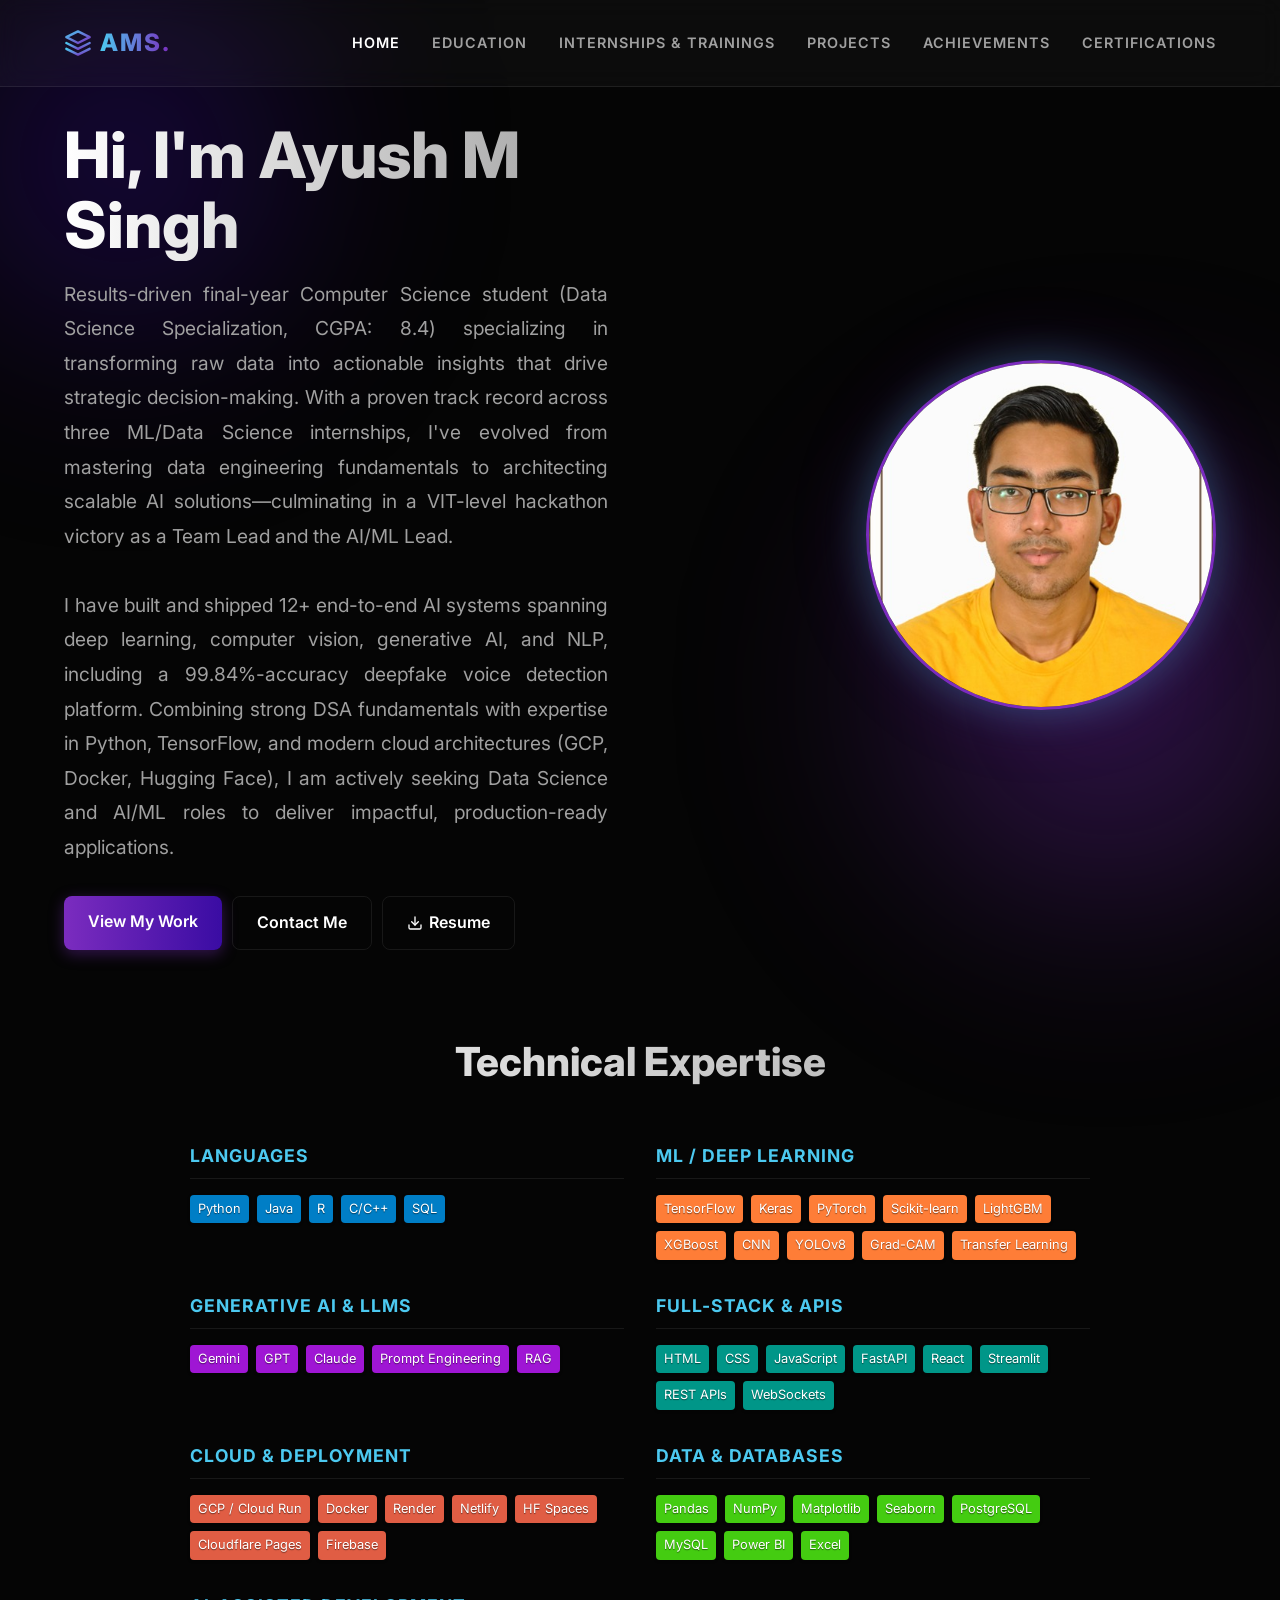
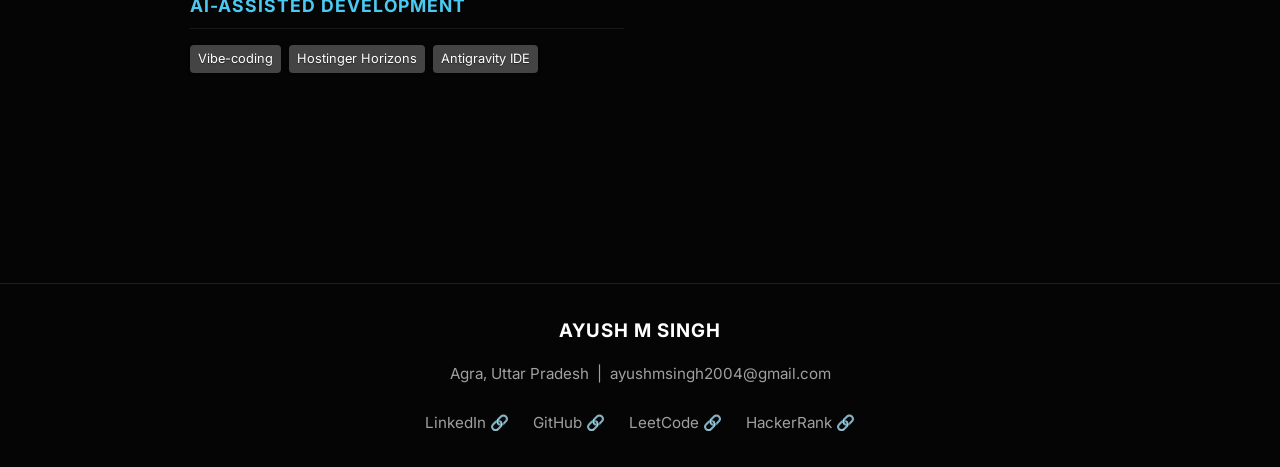
<file: index.html>
<!DOCTYPE html>
<html lang="en">

<head>
    <meta charset="UTF-8">
    <meta name="viewport" content="width=device-width, initial-scale=1.0">
    <title>Ayush | Portfolio Home</title>
    <meta name="description" content="Professional portfolio of Ayush, showcasing skills and professional summary.">
    <link rel="stylesheet" href="styles.css">
</head>

<body>
    <nav>
        <a href="index.html" class="logo">
            <svg width="28" height="28" viewBox="0 0 24 24" fill="none" stroke="url(#logo-grad)" stroke-width="2"
                stroke-linecap="round" stroke-linejoin="round">
                <defs>
                    <linearGradient id="logo-grad" x1="0%" y1="0%" x2="100%" y2="100%">
                        <stop offset="0%" stop-color="#4cc9f0" />
                        <stop offset="100%" stop-color="#7b2cbf" />
                    </linearGradient>
                </defs>
                <polygon points="12 2 2 7 12 12 22 7 12 2"></polygon>
                <polyline points="2 17 12 22 22 17"></polyline>
                <polyline points="2 12 12 17 22 12"></polyline>
            </svg>
            <span class="logo-text" style="letter-spacing: 2px;">AMS.</span>
        </a>
        <ul class="nav-links">
            <li><a href="index.html">Home</a></li>
            <li><a href="education.html">Education</a></li>
            <li><a href="experience.html">Internships & Trainings</a></li>
            <li><a href="projects.html">Projects</a></li>
            <li><a href="achievements.html">Achievements</a></li>
            <li><a href="certifications.html">Certifications</a></li>
        </ul>
    </nav>

    <main>
        <section class="hero-section">
            <div class="hero-content">
                <h1 class="page-title fade-in" style="animation-delay: 0.1s;">Hi, I'm Ayush M Singh</h1>
                <p class="fade-in"
                    style="animation-delay: 0.2s; line-height: 1.8; text-align: justify; margin-bottom: 2rem; color: var(--text-secondary);">
                    Results-driven final-year Computer Science student (Data Science Specialization, CGPA: 8.4) specializing in transforming raw data into actionable insights that drive strategic decision-making. With a proven track record across three ML/Data Science internships, I've evolved from mastering data engineering fundamentals to architecting scalable AI solutions—culminating in a VIT-level hackathon victory as a Team Lead and the AI/ML Lead.<br><br>I have built and shipped 12+ end-to-end AI systems spanning deep learning, computer vision, generative AI, and NLP, including a 99.84%-accuracy deepfake voice detection platform. Combining strong DSA fundamentals with expertise in Python, TensorFlow, and modern cloud architectures (GCP, Docker, Hugging Face), I am actively seeking Data Science and AI/ML roles to deliver impactful, production-ready applications.
                </p>
                <div class="fade-in" style="animation-delay: 0.3s; display: flex; gap: 10px; flex-wrap: wrap;">
                    <a href="projects.html" class="btn btn-primary">View My Work</a>
                    <a href="javascript:void(0)" onclick="openContactModal()" class="btn btn-outline">Contact Me</a>
                    <a href="assets/resume.pdf" target="_blank" class="btn btn-outline" style="display: inline-flex; align-items: center; gap: 6px;">
                        <svg width="16" height="16" viewBox="0 0 24 24" fill="none" stroke="currentColor" stroke-width="2" stroke-linecap="round" stroke-linejoin="round"><path d="M21 15v4a2 2 0 0 1-2 2H5a2 2 0 0 1-2-2v-4"/><polyline points="7 10 12 15 17 10"/><line x1="12" y1="15" x2="12" y2="3"/></svg>
                        Resume
                    </a>
                </div>

            </div>

            <div class="hero-image fade-in" style="animation-delay: 0.2s;">
                <img src="assets/ayush_photo.jpg" alt="Ayush M Singh">
            </div>
        </section>

        <!-- NEW FULL-WIDTH SKILLS SECTION -->
        <section class="skills-section" style="margin-top: 5rem; margin-bottom: 5rem;">
            <h2 class="page-title fade-in" style="font-size: 2.5rem; text-align: center; margin-bottom: 3rem;">Technical
                Expertise</h2>

            <div class="technical-expertise-wrapper"
                style="max-width: 900px; margin: 0 auto; display: grid; grid-template-columns: repeat(auto-fit, minmax(350px, 1fr)); gap: 2rem;">

                <!-- Languages -->
                <div class="skills-category fade-in">
                    <h3
                        style="color: var(--accent-3); margin-bottom: 1rem; font-size: 1.1rem; border-bottom: 1px solid var(--glass-border); padding-bottom: 0.5rem; letter-spacing: 1px; text-transform: uppercase;">
                        Languages</h3>
                    <div class="badges-container" style="justify-content: flex-start; gap: 8px; margin-bottom: 0;">
                        <span class="shield-badge"><span class="shield-val val-blue">Python</span></span>
                        <span class="shield-badge"><span class="shield-val val-blue">Java</span></span>
                        <span class="shield-badge"><span class="shield-val val-blue">R</span></span>
                        <span class="shield-badge"><span class="shield-val val-blue">C/C++</span></span>
                        <span class="shield-badge"><span class="shield-val val-blue">SQL</span></span>
                    </div>
                </div>

                <!-- ML / DL -->
                <div class="skills-category fade-in">
                    <h3
                        style="color: var(--accent-3); margin-bottom: 1rem; font-size: 1.1rem; border-bottom: 1px solid var(--glass-border); padding-bottom: 0.5rem; letter-spacing: 1px; text-transform: uppercase;">
                        ML / Deep Learning</h3>
                    <div class="badges-container" style="justify-content: flex-start; gap: 8px; margin-bottom: 0;">
                        <span class="shield-badge"><span class="shield-val val-orange">TensorFlow</span></span>
                        <span class="shield-badge"><span class="shield-val val-orange">Keras</span></span>
                        <span class="shield-badge"><span class="shield-val val-orange">PyTorch</span></span>
                        <span class="shield-badge"><span class="shield-val val-orange">Scikit-learn</span></span>
                        <span class="shield-badge"><span class="shield-val val-orange">LightGBM</span></span>
                        <span class="shield-badge"><span class="shield-val val-orange">XGBoost</span></span>
                        <span class="shield-badge"><span class="shield-val val-orange">CNN</span></span>
                        <span class="shield-badge"><span class="shield-val val-orange">YOLOv8</span></span>
                        <span class="shield-badge"><span class="shield-val val-orange">Grad-CAM</span></span>
                        <span class="shield-badge"><span class="shield-val val-orange">Transfer Learning</span></span>
                    </div>
                </div>

                <!-- GenAI -->
                <div class="skills-category fade-in">
                    <h3
                        style="color: var(--accent-3); margin-bottom: 1rem; font-size: 1.1rem; border-bottom: 1px solid var(--glass-border); padding-bottom: 0.5rem; letter-spacing: 1px; text-transform: uppercase;">
                        Generative AI & LLMs</h3>
                    <div class="badges-container" style="justify-content: flex-start; gap: 8px; margin-bottom: 0;">
                        <span class="shield-badge"><span class="shield-val val-purple">Gemini</span></span>
                        <span class="shield-badge"><span class="shield-val val-purple">GPT</span></span>
                        <span class="shield-badge"><span class="shield-val val-purple">Claude</span></span>
                        <span class="shield-badge"><span class="shield-val val-purple">Prompt Engineering</span></span>
                        <span class="shield-badge"><span class="shield-val val-purple">RAG</span></span>
                    </div>
                </div>

                <!-- Full-Stack & APIs -->
                <div class="skills-category fade-in">
                    <h3
                        style="color: var(--accent-3); margin-bottom: 1rem; font-size: 1.1rem; border-bottom: 1px solid var(--glass-border); padding-bottom: 0.5rem; letter-spacing: 1px; text-transform: uppercase;">
                        Full-Stack & APIs</h3>
                    <div class="badges-container" style="justify-content: flex-start; gap: 8px; margin-bottom: 0;">
                        <span class="shield-badge"><span class="shield-val val-teal">HTML</span></span>
                        <span class="shield-badge"><span class="shield-val val-teal">CSS</span></span>
                        <span class="shield-badge"><span class="shield-val val-teal">JavaScript</span></span>
                        <span class="shield-badge"><span class="shield-val val-teal">FastAPI</span></span>
                        <span class="shield-badge"><span class="shield-val val-teal">React</span></span>
                        <span class="shield-badge"><span class="shield-val val-teal">Streamlit</span></span>
                        <span class="shield-badge"><span class="shield-val val-teal">REST APIs</span></span>
                        <span class="shield-badge"><span class="shield-val val-teal">WebSockets</span></span>
                    </div>
                </div>

                <!-- Cloud & Deployment -->
                <div class="skills-category fade-in">
                    <h3
                        style="color: var(--accent-3); margin-bottom: 1rem; font-size: 1.1rem; border-bottom: 1px solid var(--glass-border); padding-bottom: 0.5rem; letter-spacing: 1px; text-transform: uppercase;">
                        Cloud & Deployment</h3>
                    <div class="badges-container" style="justify-content: flex-start; gap: 8px; margin-bottom: 0;">
                        <span class="shield-badge"><span class="shield-val val-red">GCP / Cloud Run</span></span>
                        <span class="shield-badge"><span class="shield-val val-red">Docker</span></span>
                        <span class="shield-badge"><span class="shield-val val-red">Render</span></span>
                        <span class="shield-badge"><span class="shield-val val-red">Netlify</span></span>
                        <span class="shield-badge"><span class="shield-val val-red">HF Spaces</span></span>
                        <span class="shield-badge"><span class="shield-val val-red">Cloudflare Pages</span></span>
                        <span class="shield-badge"><span class="shield-val val-red">Firebase</span></span>
                    </div>
                </div>

                <!-- Data & Databases -->
                <div class="skills-category fade-in">
                    <h3
                        style="color: var(--accent-3); margin-bottom: 1rem; font-size: 1.1rem; border-bottom: 1px solid var(--glass-border); padding-bottom: 0.5rem; letter-spacing: 1px; text-transform: uppercase;">
                        Data & Databases</h3>
                    <div class="badges-container" style="justify-content: flex-start; gap: 8px; margin-bottom: 0;">
                        <span class="shield-badge"><span class="shield-val val-green">Pandas</span></span>
                        <span class="shield-badge"><span class="shield-val val-green">NumPy</span></span>
                        <span class="shield-badge"><span class="shield-val val-green">Matplotlib</span></span>
                        <span class="shield-badge"><span class="shield-val val-green">Seaborn</span></span>
                        <span class="shield-badge"><span class="shield-val val-green">PostgreSQL</span></span>
                        <span class="shield-badge"><span class="shield-val val-green">MySQL</span></span>
                        <span class="shield-badge"><span class="shield-val val-green">Power BI</span></span>
                        <span class="shield-badge"><span class="shield-val val-green">Excel</span></span>
                    </div>
                </div>

                <!-- AI Dev -->
                <div class="skills-category fade-in">
                    <h3
                        style="color: var(--accent-3); margin-bottom: 1rem; font-size: 1.1rem; border-bottom: 1px solid var(--glass-border); padding-bottom: 0.5rem; letter-spacing: 1px; text-transform: uppercase;">
                        AI-Assisted Development</h3>
                    <div class="badges-container" style="justify-content: flex-start; gap: 8px; margin-bottom: 0;">
                        <span class="shield-badge"><span class="shield-val val-dark">Vibe-coding</span></span>
                        <span class="shield-badge"><span class="shield-val val-dark">Hostinger Horizons</span></span>
                        <span class="shield-badge"><span class="shield-val val-dark">Antigravity IDE</span></span>
                    </div>
                </div>
            </div>
        </section>
    </main>


    <footer
        style="margin-top: 5rem; padding-top: 2rem; border-top: 1px solid rgba(255,255,255,0.1); text-align: center; color: var(--text-secondary); padding-bottom: 2rem;">
        <h3 style="color: var(--text-primary); margin-bottom: 1rem; letter-spacing: 1px;">AYUSH M SINGH</h3>
        <p style="margin-bottom: 0.5rem; font-size: 0.95rem;">Agra, Uttar Pradesh &nbsp;|&nbsp; <a
                href="mailto:ayushmsingh2004@gmail.com"
                style="color: var(--primary-color); text-decoration: none;">ayushmsingh2004@gmail.com</a></p>
        <div
            style="display: flex; justify-content: center; gap: 1.5rem; margin-top: 1.5rem; font-size: 0.95rem; flex-wrap: wrap;">
            <a href="https://www.linkedin.com/in/ayush-m-singh-31b403370" target="_blank"
                style="color: var(--text-secondary); text-decoration: none;"
                onmouseover="this.style.color='var(--primary-color)'"
                onmouseout="this.style.color='var(--text-secondary)'">LinkedIn 🔗</a>
            <a href="https://github.com/AYUSHMSINGH2004" target="_blank"
                style="color: var(--text-secondary); text-decoration: none;"
                onmouseover="this.style.color='var(--primary-color)'"
                onmouseout="this.style.color='var(--text-secondary)'">GitHub 🔗</a>
            <a href="https://leetcode.com/u/AYUSHMSINGH2004/" target="_blank"
                style="color: var(--text-secondary); text-decoration: none;"
                onmouseover="this.style.color='var(--primary-color)'"
                onmouseout="this.style.color='var(--text-secondary)'">LeetCode 🔗</a>
            <a href="https://www.hackerrank.com/profile/ayushmsingh2004" target="_blank"
                style="color: var(--text-secondary); text-decoration: none;"
                onmouseover="this.style.color='var(--primary-color)'"
                onmouseout="this.style.color='var(--text-secondary)'">HackerRank 🔗</a>
        </div>
    </footer>

    <!-- Contact Modal -->
    <div id="contactModal" class="modal" onclick="if(event.target === this) closeContactModal()">
        <div class="modal-content contact-modal-content">
            <span class="close-modal" onclick="closeContactModal()">&times;</span>
            <h3 style="color: var(--accent-3); margin-bottom: 1.5rem; font-size: 1.5rem;">Contact Information</h3>
            <div style="text-align: left; line-height: 1.8;">
                <p><strong style="color: var(--text-secondary);">Name:</strong> Ayush M Singh</p>
                <p><strong style="color: var(--text-secondary);">Location:</strong> Agra, Uttar Pradesh</p>
                <p><strong style="color: var(--text-secondary);">Email:</strong> <a
                        href="mailto:ayushmsingh2004@gmail.com"
                        style="color: var(--accent-3); text-decoration: none;">ayushmsingh2004@gmail.com</a></p>

                <div style="margin-top: 2rem; display: flex; gap: 1rem; flex-wrap: wrap; justify-content: flex-start;">
                    <a href="https://www.linkedin.com/in/ayush-m-singh-31b403370" target="_blank"
                        class="btn btn-outline" style="padding: 0.5rem 1rem; font-size: 0.9rem;">LinkedIn</a>
                    <a href="https://www.instagram.com/ams.2004.star/" target="_blank" class="btn btn-outline"
                        style="padding: 0.5rem 1rem; font-size: 0.9rem;">Instagram</a>
                </div>
            </div>
        </div>
    </div>

    <style>
        /* Shared Contact Modal Styles */
        #contactModal.modal {
            display: none;
            position: fixed;
            top: 0;
            left: 0;
            width: 100%;
            height: 100%;
            background-color: rgba(0, 0, 0, 0.8);
            backdrop-filter: blur(5px);
            z-index: 2000;
            justify-content: center;
            align-items: center;
            opacity: 0;
            transition: opacity 0.3s ease;
        }

        #contactModal.modal.show {
            display: flex;
            opacity: 1;
        }

        .contact-modal-content {
            background: var(--bg-color);
            border: 1px solid var(--glass-border);
            border-radius: 12px;
            padding: 2.5rem;
            max-width: 500px;
            width: 90%;
            position: relative;
            transform: scale(0.95);
            transition: transform 0.3s ease;
            box-shadow: 0 15px 30px rgba(0, 0, 0, 0.5);
        }

        #contactModal.modal.show .contact-modal-content {
            transform: scale(1);
        }

        .close-modal {
            position: absolute;
            top: 15px;
            right: 20px;
            color: var(--text-secondary);
            font-size: 28px;
            font-weight: bold;
            cursor: pointer;
            transition: color 0.3s;
        }

        .close-modal:hover {
            color: var(--accent-1);
        }
    </style>

    <script>
        function openContactModal() {
            document.getElementById('contactModal').classList.add('show');
        }
        function closeContactModal() {
            document.getElementById('contactModal').classList.remove('show');
        }
    </script>
    <script src="script.js"></script>
</body>

</html>
</file>
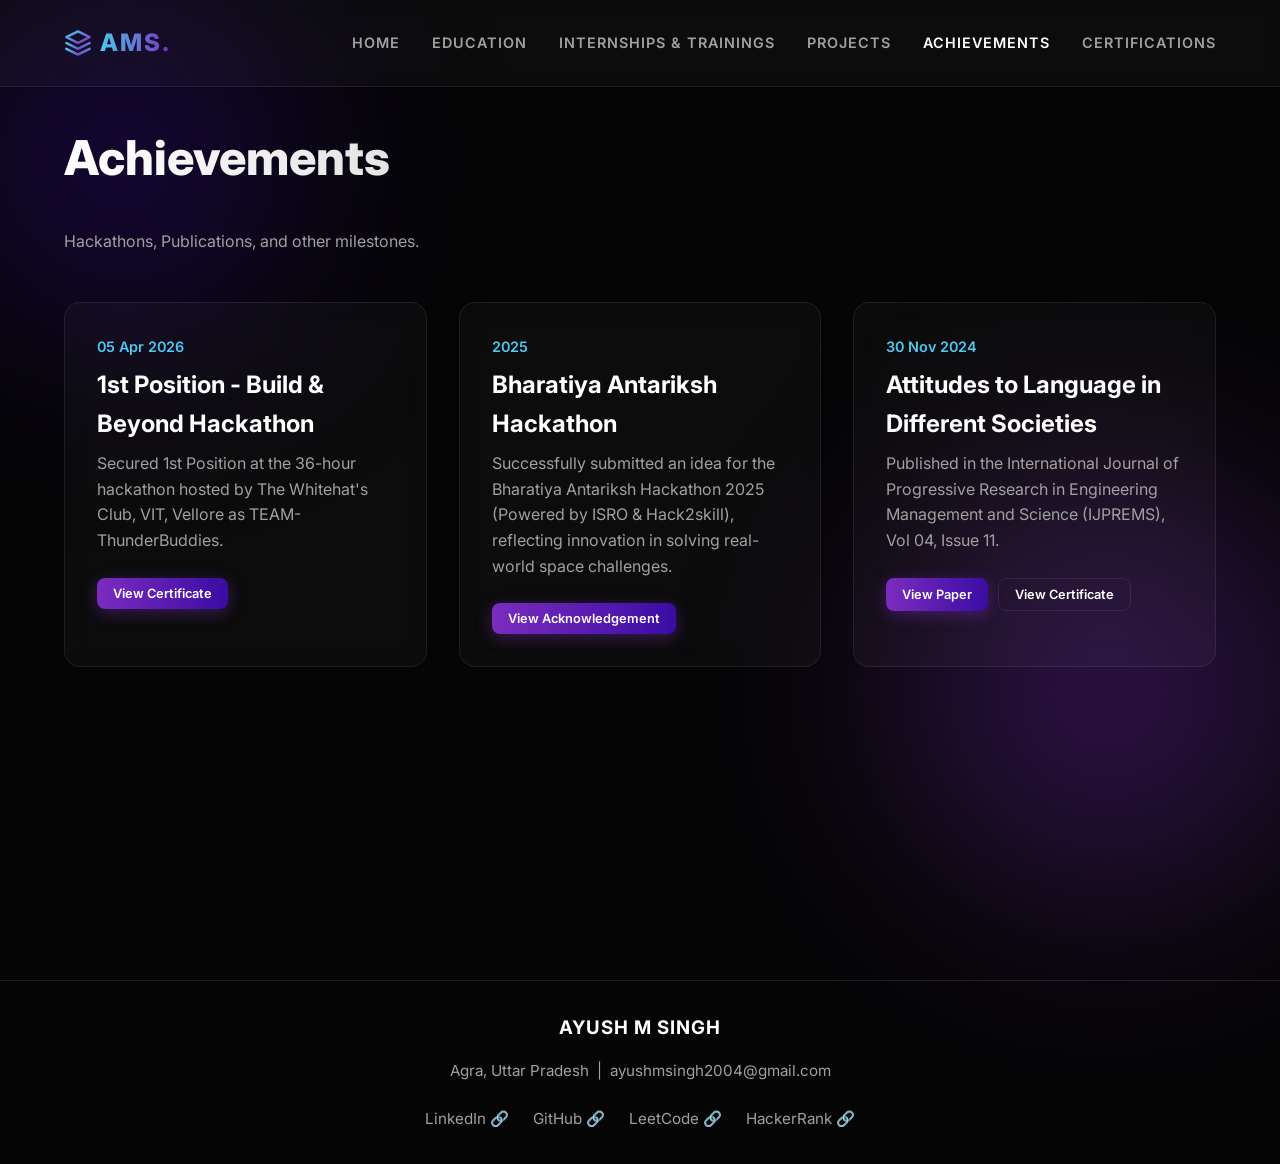
<file: achievements.html>
<!DOCTYPE html>
<html lang="en">
<head>
    <meta charset="UTF-8">
    <meta name="viewport" content="width=device-width, initial-scale=1.0">
    <title>Ayush | Achievements</title>
    <meta name="description" content="Hackathons, publications, and other achievements by Ayush.">
    <link rel="stylesheet" href="styles.css">
</head>
<body>
    <nav>
        <a href="index.html" class="logo">
            <svg width="28" height="28" viewBox="0 0 24 24" fill="none" stroke="url(#logo-grad)" stroke-width="2" stroke-linecap="round" stroke-linejoin="round">
                <defs>
                    <linearGradient id="logo-grad" x1="0%" y1="0%" x2="100%" y2="100%">
                        <stop offset="0%" stop-color="#4cc9f0" />
                        <stop offset="100%" stop-color="#7b2cbf" />
                    </linearGradient>
                </defs>
                <polygon points="12 2 2 7 12 12 22 7 12 2"></polygon>
                <polyline points="2 17 12 22 22 17"></polyline>
                <polyline points="2 12 12 17 22 12"></polyline>
            </svg>
            <span class="logo-text" style="letter-spacing: 2px;">AMS.</span>
        </a>
        <ul class="nav-links">
            <li><a href="index.html">Home</a></li>
            <li><a href="education.html">Education</a></li>
            <li><a href="experience.html">Internships & Trainings</a></li>
            <li><a href="projects.html">Projects</a></li>
            <li><a href="achievements.html">Achievements</a></li>
            <li><a href="certifications.html">Certifications</a></li>
        </ul>
    </nav>

    <main>
        <h1 class="page-title fade-in">Achievements</h1>
        <p class="fade-in" style="color: var(--text-secondary); margin-bottom: 3rem;">
            Hackathons, Publications, and other milestones.
        </p>

        <div class="grid-container">
            <!-- Build & Beyond Hackathon -->
            <div class="glass-card fade-in">
                <div class="item-meta">05 Apr 2026</div>
                <h3 style="margin-bottom: 0.5rem; font-size: 1.5rem;">1st Position - Build & Beyond Hackathon</h3>
                <p style="color: var(--text-secondary); margin-bottom: 1.5rem;">Secured 1st Position at the 36-hour hackathon hosted by The Whitehat's Club, VIT, Vellore as TEAM-ThunderBuddies.</p>
                <div class="card-actions">
                    <button onclick="openModal('assets/hackathon-build-beyond.png', 'image')" class="btn btn-primary" style="font-size: 0.8rem; padding: 0.5rem 1rem;">View Certificate</button>
                </div>
            </div>

            <!-- Bharatiya Antariksh Hackathon -->
            <div class="glass-card fade-in">
                <div class="item-meta">2025</div>
                <h3 style="margin-bottom: 0.5rem; font-size: 1.5rem;">Bharatiya Antariksh Hackathon</h3>
                <p style="color: var(--text-secondary); margin-bottom: 1.5rem;">Successfully submitted an idea for the Bharatiya Antariksh Hackathon 2025 (Powered by ISRO & Hack2skill), reflecting innovation in solving real-world space challenges.</p>
                <div class="card-actions">
                    <button onclick="openModal('assets/hackathon-bharatiya-antariksh.pdf', 'pdf')" class="btn btn-primary" style="font-size: 0.8rem; padding: 0.5rem 1rem;">View Acknowledgement</button>
                </div>
            </div>

            <!-- Publication -->
            <div class="glass-card fade-in">
                <div class="item-meta">30 Nov 2024</div>
                <h3 style="margin-bottom: 0.5rem; font-size: 1.5rem;">Attitudes to Language in Different Societies</h3>
                <p style="color: var(--text-secondary); margin-bottom: 1.5rem;">Published in the International Journal of Progressive Research in Engineering Management and Science (IJPREMS), Vol 04, Issue 11.</p>
                <div class="card-actions" style="display: flex; gap: 10px;">
                    <button onclick="openModal('assets/publication-paper.pdf', 'pdf')" class="btn btn-primary" style="font-size: 0.8rem; padding: 0.5rem 1rem;">View Paper</button>
                    <button onclick="openModal('assets/publication-certificate-ayush.pdf', 'pdf')" class="btn btn-outline" style="font-size: 0.8rem; padding: 0.5rem 1rem;">View Certificate</button>
                </div>
            </div>
        </div>

        <!-- Document Modal -->
        <div id="certModal" class="modal" onclick="if(event.target === this) closeModal()">
            <span class="close-modal" onclick="closeModal()">&times;</span>
            <img class="modal-content" id="certImage">
            <iframe class="modal-content" id="certPdf" style="display: none; width: 80vw; height: 85vh; border: none; background: white;"></iframe>
        </div>

        <style>
            .modal {
                display: none;
                position: fixed;
                z-index: 2000;
                left: 0;
                top: 0;
                width: 100%;
                height: 100%;
                background-color: rgba(0, 0, 0, 0.85);
                backdrop-filter: blur(8px);
                opacity: 0;
                transition: opacity 0.3s ease;
            }
            .modal.show {
                display: flex;
                opacity: 1;
                justify-content: center;
                align-items: center;
            }
            .modal-content {
                max-width: 90%;
                max-height: 90vh;
                border-radius: 12px;
                box-shadow: 0 10px 40px rgba(0, 0, 0, 0.5);
                border: 1px solid var(--glass-border);
            }
            .close-modal {
                position: absolute;
                top: 20px;
                right: 40px;
                color: #fff;
                font-size: 40px;
                font-weight: bold;
                cursor: pointer;
                transition: color 0.3s;
                z-index: 2001;
            }
            .close-modal:hover {
                color: var(--accent-3);
            }
        </style>

        <script>
            function openModal(fileSrc, type = 'image') {
                const modal = document.getElementById('certModal');
                const img = document.getElementById('certImage');
                const pdf = document.getElementById('certPdf');
                
                if (type === 'pdf') {
                    img.style.display = 'none';
                    pdf.style.display = 'block';
                    pdf.src = fileSrc;
                } else {
                    pdf.style.display = 'none';
                    img.style.display = 'block';
                    img.src = fileSrc;
                }
                modal.classList.add('show');
            }
            
            function closeModal() {
                const modal = document.getElementById('certModal');
                modal.classList.remove('show');
                document.getElementById('certPdf').src = ''; // clear iframe
            }
        </script>
    </main>

    
    <footer style="margin-top: 5rem; padding-top: 2rem; border-top: 1px solid rgba(255,255,255,0.1); text-align: center; color: var(--text-secondary); padding-bottom: 2rem;">
        <h3 style="color: var(--text-primary); margin-bottom: 1rem; letter-spacing: 1px;">AYUSH M SINGH</h3>
        <p style="margin-bottom: 0.5rem; font-size: 0.95rem;">Agra, Uttar Pradesh &nbsp;|&nbsp; <a href="mailto:ayushmsingh2004@gmail.com" style="color: var(--primary-color); text-decoration: none;">ayushmsingh2004@gmail.com</a></p>
        <div style="display: flex; justify-content: center; gap: 1.5rem; margin-top: 1.5rem; font-size: 0.95rem; flex-wrap: wrap;">
            <a href="https://www.linkedin.com/in/ayush-m-singh-31b403370" target="_blank" style="color: var(--text-secondary); text-decoration: none;" onmouseover="this.style.color='var(--primary-color)'" onmouseout="this.style.color='var(--text-secondary)'">LinkedIn 🔗</a>
            <a href="https://github.com/AYUSHMSINGH2004" target="_blank" style="color: var(--text-secondary); text-decoration: none;" onmouseover="this.style.color='var(--primary-color)'" onmouseout="this.style.color='var(--text-secondary)'">GitHub 🔗</a>
            <a href="https://leetcode.com/u/AYUSHMSINGH2004/" target="_blank" style="color: var(--text-secondary); text-decoration: none;" onmouseover="this.style.color='var(--primary-color)'" onmouseout="this.style.color='var(--text-secondary)'">LeetCode 🔗</a>
            <a href="https://www.hackerrank.com/profile/ayushmsingh2004" target="_blank" style="color: var(--text-secondary); text-decoration: none;" onmouseover="this.style.color='var(--primary-color)'" onmouseout="this.style.color='var(--text-secondary)'">HackerRank 🔗</a>
        </div>
    </footer>
    <script src="script.js"></script>
</body>
</html>
</file>
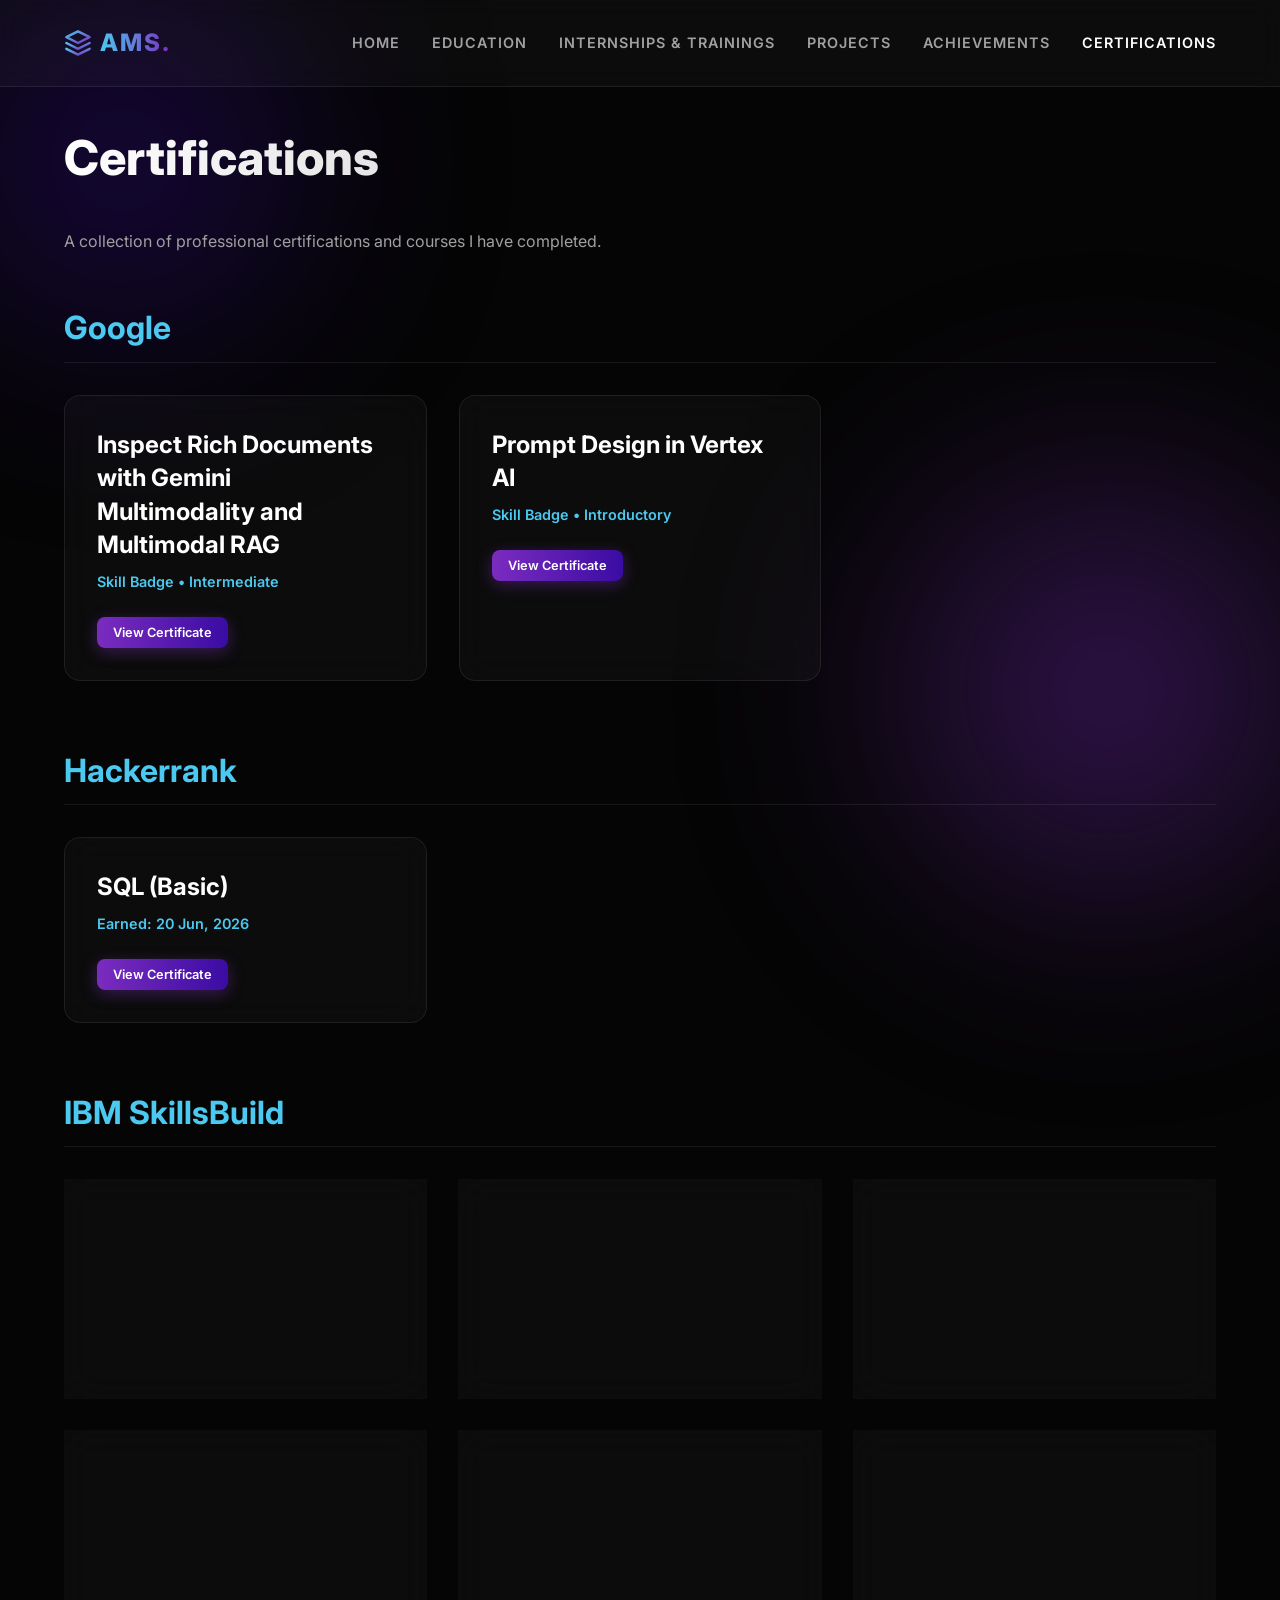
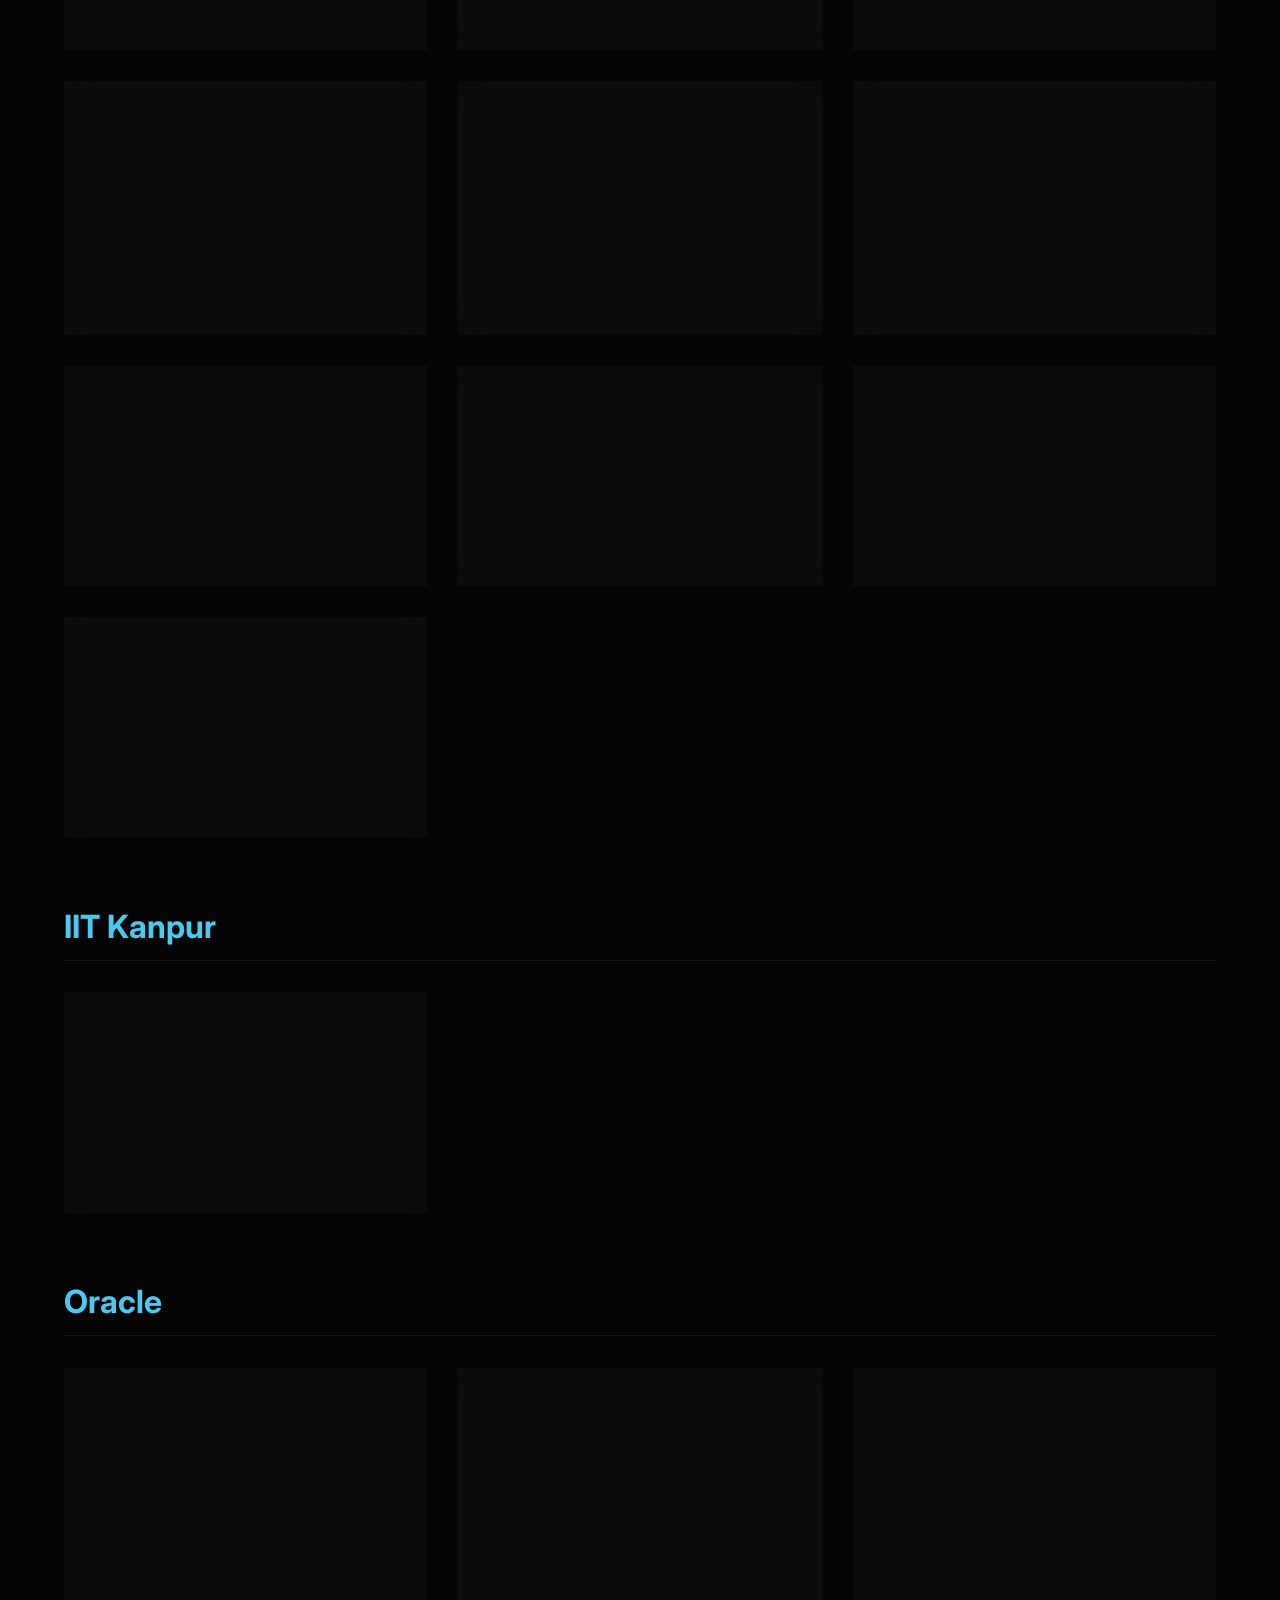
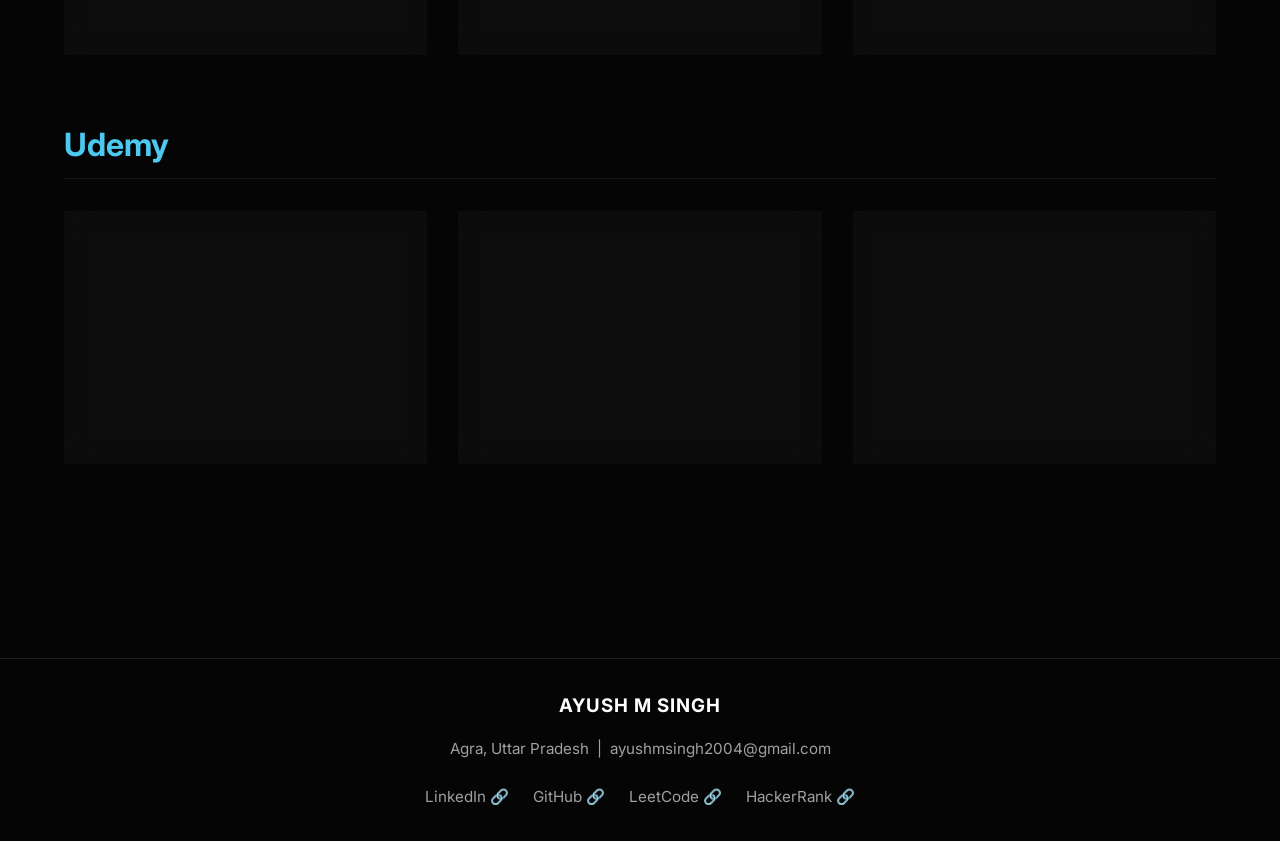
<file: certifications.html>
<!DOCTYPE html>
<html lang="en">
<head>
    <meta charset="UTF-8">
    <meta name="viewport" content="width=device-width, initial-scale=1.0">
    <title>Ayush | Certifications</title>
    <meta name="description" content="Certifications obtained by Ayush.">
    <link rel="stylesheet" href="styles.css">
</head>
<body>
    <nav>
        <a href="index.html" class="logo">
            <svg width="28" height="28" viewBox="0 0 24 24" fill="none" stroke="url(#logo-grad)" stroke-width="2" stroke-linecap="round" stroke-linejoin="round">
                <defs>
                    <linearGradient id="logo-grad" x1="0%" y1="0%" x2="100%" y2="100%">
                        <stop offset="0%" stop-color="#4cc9f0" />
                        <stop offset="100%" stop-color="#7b2cbf" />
                    </linearGradient>
                </defs>
                <polygon points="12 2 2 7 12 12 22 7 12 2"></polygon>
                <polyline points="2 17 12 22 22 17"></polyline>
                <polyline points="2 12 12 17 22 12"></polyline>
            </svg>
            <span class="logo-text" style="letter-spacing: 2px;">AMS.</span>
        </a>
        <ul class="nav-links">
            <li><a href="index.html">Home</a></li>
            <li><a href="education.html">Education</a></li>
            <li><a href="experience.html">Internships & Trainings</a></li>
            <li><a href="projects.html">Projects</a></li>
            <li><a href="achievements.html">Achievements</a></li>
            <li><a href="certifications.html">Certifications</a></li>
        </ul>
    </nav>

    <main>
        <h1 class="page-title fade-in">Certifications</h1>
        <p class="fade-in" style="color: var(--text-secondary); margin-bottom: 3rem;">
            A collection of professional certifications and courses I have completed.
        </p>



        <!-- Google Subsection -->
        <section style="margin-bottom: 4rem;">
            <h2 class="fade-in" style="font-size: 2rem; margin-bottom: 2rem; color: var(--accent-3); border-bottom: 1px solid var(--glass-border); padding-bottom: 0.5rem;">Google</h2>
            <div class="grid-container">
                <!-- Inspect Rich Documents with Gemini Multimodality and Multimodal RAG -->
                <div class="glass-card fade-in">
                    <h3 style="margin-bottom: 0.5rem; font-size: 1.5rem; line-height: 1.4;">Inspect Rich Documents with Gemini Multimodality and Multimodal RAG</h3>
                    <div class="item-meta" style="margin-bottom: 1.5rem;">Skill Badge • Intermediate</div>
                    <div class="card-actions">
                        <button onclick="openModal('assets/gemini-badge.png')" class="btn btn-primary" style="font-size: 0.8rem; padding: 0.5rem 1rem;">View Certificate</button>
                    </div>
                </div>

                <!-- Prompt Design in Vertex AI -->
                <div class="glass-card fade-in">
                    <h3 style="margin-bottom: 0.5rem; font-size: 1.5rem; line-height: 1.4;">Prompt Design in Vertex AI</h3>
                    <div class="item-meta" style="margin-bottom: 1.5rem;">Skill Badge • Introductory</div>
                    <div class="card-actions">
                        <button onclick="openModal('assets/prompt-design-badge.png')" class="btn btn-primary" style="font-size: 0.8rem; padding: 0.5rem 1rem;">View Certificate</button>
                    </div>
                </div>
            </div>
        </section>

        <!-- Certificate Modal -->
        <div id="certModal" class="modal" onclick="if(event.target === this) closeModal()">
            <span class="close-modal" onclick="closeModal()">&times;</span>
            <img class="modal-content" id="certImage">
            <iframe class="modal-content" id="certPdf" style="display: none; width: 80vw; height: 85vh; border: none; background: white;"></iframe>
        </div>

        <style>
            .modal {
                display: none;
                position: fixed;
                z-index: 2000;
                left: 0;
                top: 0;
                width: 100%;
                height: 100%;
                background-color: rgba(0, 0, 0, 0.85);
                backdrop-filter: blur(8px);
                opacity: 0;
                transition: opacity 0.3s ease;
            }
            .modal.show {
                display: flex;
                opacity: 1;
                justify-content: center;
                align-items: center;
            }
            .modal-content {
                max-width: 90%;
                max-height: 90vh;
                border-radius: 12px;
                box-shadow: 0 10px 40px rgba(0, 0, 0, 0.5);
                border: 1px solid var(--glass-border);
            }
            .close-modal {
                position: absolute;
                top: 20px;
                right: 40px;
                color: #fff;
                font-size: 40px;
                font-weight: bold;
                cursor: pointer;
                transition: color 0.3s;
                z-index: 2001;
            }
            .close-modal:hover {
                color: var(--accent-3);
            }
        </style>

        <script>
            function openModal(fileSrc, type = 'image') {
                const modal = document.getElementById('certModal');
                const img = document.getElementById('certImage');
                const pdf = document.getElementById('certPdf');
                
                if (type === 'pdf') {
                    img.style.display = 'none';
                    pdf.style.display = 'block';
                    pdf.src = fileSrc;
                } else {
                    pdf.style.display = 'none';
                    img.style.display = 'block';
                    img.src = fileSrc;
                }
                modal.classList.add('show');
            }
            
            function closeModal() {
                const modal = document.getElementById('certModal');
                modal.classList.remove('show');
                document.getElementById('certPdf').src = ''; // clear iframe
            }
        </script>

        <!-- Hackerrank Subsection -->
        <section style="margin-bottom: 4rem;">
            <h2 class="fade-in" style="font-size: 2rem; margin-bottom: 2rem; color: var(--accent-3); border-bottom: 1px solid var(--glass-border); padding-bottom: 0.5rem;">Hackerrank</h2>
            <div class="grid-container">
                <div class="glass-card fade-in">
                    <h3 style="margin-bottom: 0.5rem; font-size: 1.5rem; line-height: 1.4;">SQL (Basic)</h3>
                    <div class="item-meta" style="margin-bottom: 1.5rem;">Earned: 20 Jun, 2026</div>
                    <div class="card-actions">
                        <button onclick="openModal('assets/hackerrank-sql-basic.pdf', 'pdf')" class="btn btn-primary" style="font-size: 0.8rem; padding: 0.5rem 1rem;">View Certificate</button>
                    </div>
                </div>
            </div>
        </section>

        <!-- IBM SkillsBuild Subsection -->
        <section style="margin-bottom: 4rem;">
            <h2 class="fade-in" style="font-size: 2rem; margin-bottom: 2rem; color: var(--accent-3); border-bottom: 1px solid var(--glass-border); padding-bottom: 0.5rem;">IBM SkillsBuild</h2>
            <div class="grid-container">
                <!-- AI Ethics -->
                <div class="glass-card fade-in">
                    <h3 style="margin-bottom: 0.5rem; font-size: 1.5rem; line-height: 1.4;">AI Ethics</h3>
                    <div class="item-meta" style="margin-bottom: 1.5rem;">Earned: 21 Feb 2026</div>
                    <div class="card-actions">
                        <button onclick="openModal('assets/ibm-ai-ethics.pdf', 'pdf')" class="btn btn-primary" style="font-size: 0.8rem; padding: 0.5rem 1rem;">View Certificate</button>
                    </div>
                </div>

                <!-- Earn it! Accept it! Share it! -->
                <div class="glass-card fade-in">
                    <h3 style="margin-bottom: 0.5rem; font-size: 1.5rem; line-height: 1.4;">Earn it! Accept it! Share it!</h3>
                    <div class="item-meta" style="margin-bottom: 1.5rem;">Earned: 16 Jun 2025</div>
                    <div class="card-actions">
                        <button onclick="openModal('assets/ibm-earn-it.pdf', 'pdf')" class="btn btn-primary" style="font-size: 0.8rem; padding: 0.5rem 1rem;">View Certificate</button>
                    </div>
                </div>

                <!-- Can AI help climate change? -->
                <div class="glass-card fade-in">
                    <h3 style="margin-bottom: 0.5rem; font-size: 1.5rem; line-height: 1.4;">Can AI help climate change?</h3>
                    <div class="item-meta" style="margin-bottom: 1.5rem;">Earned: 22 Jan 2026</div>
                    <div class="card-actions">
                        <button onclick="openModal('assets/ibm-climate-change.pdf', 'pdf')" class="btn btn-primary" style="font-size: 0.8rem; padding: 0.5rem 1rem;">View Certificate</button>
                    </div>
                </div>

                <!-- Everyday Ethics for Artificial Intelligence -->
                <div class="glass-card fade-in">
                    <h3 style="margin-bottom: 0.5rem; font-size: 1.5rem; line-height: 1.4;">Everyday Ethics for Artificial Intelligence</h3>
                    <div class="item-meta" style="margin-bottom: 1.5rem;">Earned: 09 Feb 2026</div>
                    <div class="card-actions">
                        <button onclick="openModal('assets/ibm-everyday-ethics.pdf', 'pdf')" class="btn btn-primary" style="font-size: 0.8rem; padding: 0.5rem 1rem;">View Certificate</button>
                    </div>
                </div>

                <!-- Getting Started with Artificial Intelligence -->
                <div class="glass-card fade-in">
                    <h3 style="margin-bottom: 0.5rem; font-size: 1.5rem; line-height: 1.4;">Getting Started with Artificial Intelligence</h3>
                    <div class="item-meta" style="margin-bottom: 1.5rem;">Earned: 17 Jun 2025</div>
                    <div class="card-actions">
                        <button onclick="openModal('assets/ibm-getting-started.pdf', 'pdf')" class="btn btn-primary" style="font-size: 0.8rem; padding: 0.5rem 1rem;">View Certificate</button>
                    </div>
                </div>

                <!-- Journey to Cloud: Envisioning Your Solution -->
                <div class="glass-card fade-in">
                    <h3 style="margin-bottom: 0.5rem; font-size: 1.5rem; line-height: 1.4;">Journey to Cloud: Envisioning Your Solution</h3>
                    <div class="item-meta" style="margin-bottom: 1.5rem;">Earned: 17 Jun 2025</div>
                    <div class="card-actions">
                        <button onclick="openModal('assets/ibm-journey-to-cloud.pdf', 'pdf')" class="btn btn-primary" style="font-size: 0.8rem; padding: 0.5rem 1rem;">View Certificate</button>
                    </div>
                </div>

                <!-- Introduction to Artificial Intelligence -->
                <div class="glass-card fade-in">
                    <h3 style="margin-bottom: 0.5rem; font-size: 1.5rem; line-height: 1.4;">Introduction to Artificial Intelligence</h3>
                    <div class="item-meta" style="margin-bottom: 1.5rem;">Earned: 09 Feb 2026</div>
                    <div class="card-actions">
                        <button onclick="openModal('assets/ibm-intro-ai.pdf', 'pdf')" class="btn btn-primary" style="font-size: 0.8rem; padding: 0.5rem 1rem;">View Certificate</button>
                    </div>
                </div>

                <!-- Machine Learning and Deep Learning -->
                <div class="glass-card fade-in">
                    <h3 style="margin-bottom: 0.5rem; font-size: 1.5rem; line-height: 1.4;">Machine Learning and Deep Learning</h3>
                    <div class="item-meta" style="margin-bottom: 1.5rem;">Earned: 09 Feb 2026</div>
                    <div class="card-actions">
                        <button onclick="openModal('assets/ibm-ml-dl.pdf', 'pdf')" class="btn btn-primary" style="font-size: 0.8rem; padding: 0.5rem 1rem;">View Certificate</button>
                    </div>
                </div>

                <!-- Natural Language Processing and Computer Vision -->
                <div class="glass-card fade-in">
                    <h3 style="margin-bottom: 0.5rem; font-size: 1.5rem; line-height: 1.4;">Natural Language Processing and Computer Vision</h3>
                    <div class="item-meta" style="margin-bottom: 1.5rem;">Earned: 21 Feb 2026</div>
                    <div class="card-actions">
                        <button onclick="openModal('assets/ibm-nlp-cv.pdf', 'pdf')" class="btn btn-primary" style="font-size: 0.8rem; padding: 0.5rem 1rem;">View Certificate</button>
                    </div>
                </div>

                <!-- Run AI Models with IBM Watson Studio -->
                <div class="glass-card fade-in">
                    <h3 style="margin-bottom: 0.5rem; font-size: 1.5rem; line-height: 1.4;">Run AI Models with IBM Watson Studio</h3>
                    <div class="item-meta" style="margin-bottom: 1.5rem;">Earned: 21 Feb 2026</div>
                    <div class="card-actions">
                        <button onclick="openModal('assets/ibm-watson.pdf', 'pdf')" class="btn btn-primary" style="font-size: 0.8rem; padding: 0.5rem 1rem;">View Certificate</button>
                    </div>
                </div>

                <!-- What is prompt tuning? -->
                <div class="glass-card fade-in">
                    <h3 style="margin-bottom: 0.5rem; font-size: 1.5rem; line-height: 1.4;">What is prompt tuning?</h3>
                    <div class="item-meta" style="margin-bottom: 1.5rem;">Earned: 09 Feb 2026</div>
                    <div class="card-actions">
                        <button onclick="openModal('assets/ibm-prompt-tuning.pdf', 'pdf')" class="btn btn-primary" style="font-size: 0.8rem; padding: 0.5rem 1rem;">View Certificate</button>
                    </div>
                </div>

                <!-- Your Future in AI: The Job Landscape -->
                <div class="glass-card fade-in">
                    <h3 style="margin-bottom: 0.5rem; font-size: 1.5rem; line-height: 1.4;">Your Future in AI: The Job Landscape</h3>
                    <div class="item-meta" style="margin-bottom: 1.5rem;">Earned: 21 Feb 2026</div>
                    <div class="card-actions">
                        <button onclick="openModal('assets/ibm-ai-job-landscape.pdf', 'pdf')" class="btn btn-primary" style="font-size: 0.8rem; padding: 0.5rem 1rem;">View Certificate</button>
                    </div>
                </div>

                <!-- Edunet-Artificial Intelligence -->
                <div class="glass-card fade-in">
                    <h3 style="margin-bottom: 0.5rem; font-size: 1.5rem; line-height: 1.4;">Edunet-Artificial Intelligence</h3>
                    <div class="item-meta" style="margin-bottom: 1.5rem;">Earned: 21 Feb 2026</div>
                    <div class="card-actions">
                        <button onclick="openModal('assets/ibm-edunet-ai.pdf', 'pdf')" class="btn btn-primary" style="font-size: 0.8rem; padding: 0.5rem 1rem;">View Certificate</button>
                    </div>
                </div>
            </div>
        </section>

        <!-- IIT Kanpur Subsection -->
        <section style="margin-bottom: 4rem;">
            <h2 class="fade-in" style="font-size: 2rem; margin-bottom: 2rem; color: var(--accent-3); border-bottom: 1px solid var(--glass-border); padding-bottom: 0.5rem;">IIT Kanpur</h2>
            <div class="grid-container">
                <!-- Forests and their Management -->
                <div class="glass-card fade-in">
                    <h3 style="margin-bottom: 0.5rem; font-size: 1.5rem; line-height: 1.4;">Forests and their Management</h3>
                    <div class="item-meta" style="margin-bottom: 1.5rem;">Earned: Jan-Apr 2025</div>
                    <div class="card-actions">
                        <button onclick="openModal('assets/nptel-forests.pdf', 'pdf')" class="btn btn-primary" style="font-size: 0.8rem; padding: 0.5rem 1rem;">View Certificate</button>
                    </div>
                </div>
            </div>
        </section>

        <!-- Oracle Subsection -->
        <section style="margin-bottom: 4rem;">
            <h2 class="fade-in" style="font-size: 2rem; margin-bottom: 2rem; color: var(--accent-3); border-bottom: 1px solid var(--glass-border); padding-bottom: 0.5rem;">Oracle</h2>
            <div class="grid-container">
                <!-- Oracle Cloud Infrastructure 2025 Certified Foundations Associate -->
                <div class="glass-card fade-in">
                    <h3 style="margin-bottom: 0.5rem; font-size: 1.5rem; line-height: 1.4;">Oracle Cloud Infrastructure 2025 Certified Foundations Associate</h3>
                    <div class="item-meta" style="margin-bottom: 1.5rem;">Earned: 25 Nov 2025</div>
                    <div class="card-actions">
                        <button onclick="openModal('assets/oracle-oci-foundations.pdf', 'pdf')" class="btn btn-primary" style="font-size: 0.8rem; padding: 0.5rem 1rem;">View Certificate</button>
                    </div>
                </div>

                <!-- Oracle Data Platform 2025 Certified Foundations Associate -->
                <div class="glass-card fade-in">
                    <h3 style="margin-bottom: 0.5rem; font-size: 1.5rem; line-height: 1.4;">Oracle Data Platform 2025 Certified Foundations Associate</h3>
                    <div class="item-meta" style="margin-bottom: 1.5rem;">Earned: 27 Aug 2025</div>
                    <div class="card-actions">
                        <button onclick="openModal('assets/oracle-data-platform.pdf', 'pdf')" class="btn btn-primary" style="font-size: 0.8rem; padding: 0.5rem 1rem;">View Certificate</button>
                    </div>
                </div>

                <!-- Oracle Cloud Infrastructure 2025 Certified AI Foundations Associate -->
                <div class="glass-card fade-in">
                    <h3 style="margin-bottom: 0.5rem; font-size: 1.5rem; line-height: 1.4;">Oracle Cloud Infrastructure 2025 Certified AI Foundations Associate</h3>
                    <div class="item-meta" style="margin-bottom: 1.5rem;">Earned: 23 Feb 2026</div>
                    <div class="card-actions">
                        <button onclick="openModal('assets/oracle-oci-ai.pdf', 'pdf')" class="btn btn-primary" style="font-size: 0.8rem; padding: 0.5rem 1rem;">View Certificate</button>
                    </div>
                </div>
            </div>
        </section>

        <!-- Udemy Subsection -->
        <section style="margin-bottom: 4rem;">
            <h2 class="fade-in" style="font-size: 2rem; margin-bottom: 2rem; color: var(--accent-3); border-bottom: 1px solid var(--glass-border); padding-bottom: 0.5rem;">Udemy</h2>
            <div class="grid-container">
                <!-- The Complete Python Bootcamp From Zero to Hero in Python -->
                <div class="glass-card fade-in">
                    <h3 style="margin-bottom: 0.5rem; font-size: 1.5rem; line-height: 1.4;">The Complete Python Bootcamp From Zero to Hero in Python</h3>
                    <div class="item-meta" style="margin-bottom: 1.5rem;">Earned: 13 Aug 2025</div>
                    <div class="card-actions">
                        <button onclick="openModal('assets/udemy-python.pdf', 'pdf')" class="btn btn-primary" style="font-size: 0.8rem; padding: 0.5rem 1rem;">View Certificate</button>
                    </div>
                </div>

                <!-- The Complete SQL Bootcamp (30 Hours): Go from Zero to Hero -->
                <div class="glass-card fade-in">
                    <h3 style="margin-bottom: 0.5rem; font-size: 1.5rem; line-height: 1.4;">The Complete SQL Bootcamp (30 Hours): Go from Zero to Hero</h3>
                    <div class="item-meta" style="margin-bottom: 1.5rem;">Earned: 02 Jul 2025</div>
                    <div class="card-actions">
                        <button onclick="openModal('assets/udemy-sql.pdf', 'pdf')" class="btn btn-primary" style="font-size: 0.8rem; padding: 0.5rem 1rem;">View Certificate</button>
                    </div>
                </div>

                <!-- Learn C++ Programming - Beginner to Advance- Deep Dive in C++ -->
                <div class="glass-card fade-in">
                    <h3 style="margin-bottom: 0.5rem; font-size: 1.5rem; line-height: 1.4;">Learn C++ Programming - Beginner to Advance- Deep Dive in C++</h3>
                    <div class="item-meta" style="margin-bottom: 1.5rem;">Earned: 07 Jun 2024</div>
                    <div class="card-actions">
                        <button onclick="openModal('assets/udemy-cpp.pdf', 'pdf')" class="btn btn-primary" style="font-size: 0.8rem; padding: 0.5rem 1rem;">View Certificate</button>
                    </div>
                </div>
            </div>
        </section>
    </main>

    
    <footer style="margin-top: 5rem; padding-top: 2rem; border-top: 1px solid rgba(255,255,255,0.1); text-align: center; color: var(--text-secondary); padding-bottom: 2rem;">
        <h3 style="color: var(--text-primary); margin-bottom: 1rem; letter-spacing: 1px;">AYUSH M SINGH</h3>
        <p style="margin-bottom: 0.5rem; font-size: 0.95rem;">Agra, Uttar Pradesh &nbsp;|&nbsp; <a href="mailto:ayushmsingh2004@gmail.com" style="color: var(--primary-color); text-decoration: none;">ayushmsingh2004@gmail.com</a></p>
        <div style="display: flex; justify-content: center; gap: 1.5rem; margin-top: 1.5rem; font-size: 0.95rem; flex-wrap: wrap;">
            <a href="https://www.linkedin.com/in/ayush-m-singh-31b403370" target="_blank" style="color: var(--text-secondary); text-decoration: none;" onmouseover="this.style.color='var(--primary-color)'" onmouseout="this.style.color='var(--text-secondary)'">LinkedIn 🔗</a>
            <a href="https://github.com/AYUSHMSINGH2004" target="_blank" style="color: var(--text-secondary); text-decoration: none;" onmouseover="this.style.color='var(--primary-color)'" onmouseout="this.style.color='var(--text-secondary)'">GitHub 🔗</a>
            <a href="https://leetcode.com/u/AYUSHMSINGH2004/" target="_blank" style="color: var(--text-secondary); text-decoration: none;" onmouseover="this.style.color='var(--primary-color)'" onmouseout="this.style.color='var(--text-secondary)'">LeetCode 🔗</a>
            <a href="https://www.hackerrank.com/profile/ayushmsingh2004" target="_blank" style="color: var(--text-secondary); text-decoration: none;" onmouseover="this.style.color='var(--primary-color)'" onmouseout="this.style.color='var(--text-secondary)'">HackerRank 🔗</a>
        </div>
    </footer>
    <script src="script.js"></script>
</body>
</html>
</file>
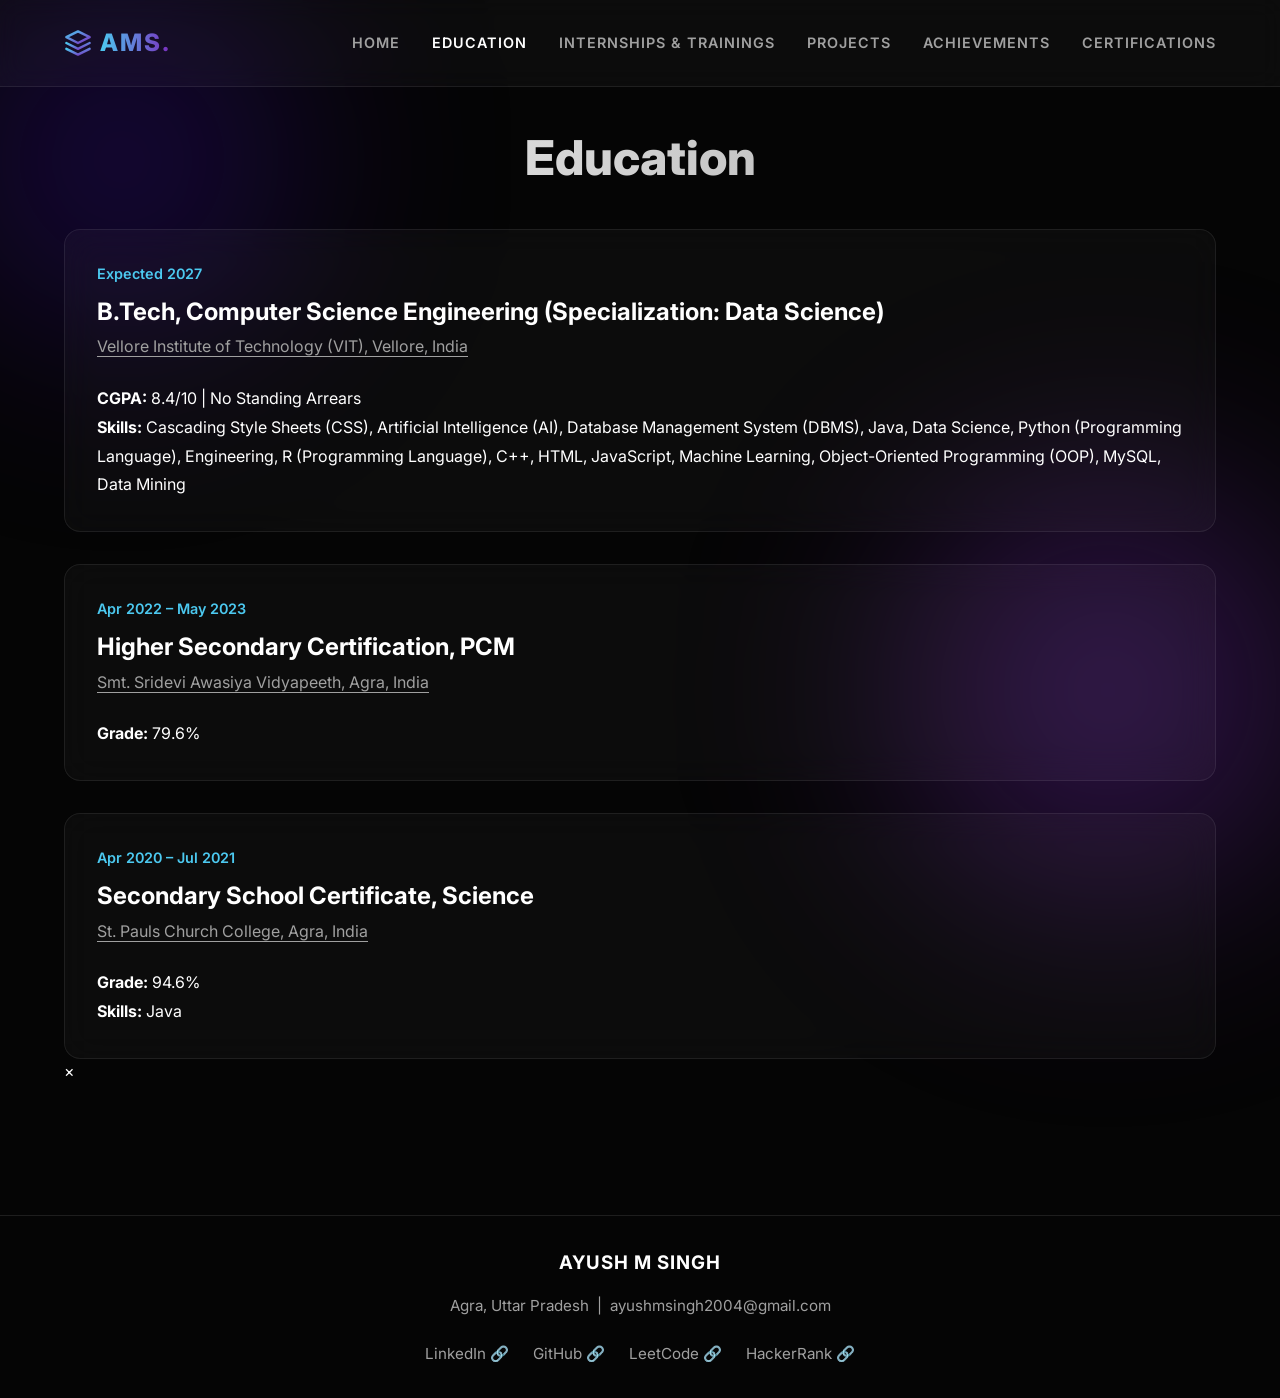
<file: education.html>
<!DOCTYPE html>
<html lang="en">
<head>
    <meta charset="UTF-8">
    <meta name="viewport" content="width=device-width, initial-scale=1.0">
    <title>Ayush | Education</title>
    <meta name="description" content="Education history of Ayush.">
    <link rel="stylesheet" href="styles.css">
    <link rel="stylesheet" href="https://cdnjs.cloudflare.com/ajax/libs/font-awesome/6.4.0/css/all.min.css">
</head>
<body>
    <nav>
        <a href="index.html" class="logo">
            <svg width="28" height="28" viewBox="0 0 24 24" fill="none" stroke="url(#logo-grad)" stroke-width="2" stroke-linecap="round" stroke-linejoin="round">
                <defs>
                    <linearGradient id="logo-grad" x1="0%" y1="0%" x2="100%" y2="100%">
                        <stop offset="0%" stop-color="#4cc9f0" />
                        <stop offset="100%" stop-color="#7b2cbf" />
                    </linearGradient>
                </defs>
                <polygon points="12 2 2 7 12 12 22 7 12 2"></polygon>
                <polyline points="2 17 12 22 22 17"></polyline>
                <polyline points="2 12 12 17 22 12"></polyline>
            </svg>
            <span class="logo-text" style="letter-spacing: 2px;">AMS.</span>
        </a>
        <ul class="nav-links">
            <li><a href="index.html">Home</a></li>
            <li><a href="education.html" class="active">Education</a></li>
            <li><a href="experience.html">Internships & Trainings</a></li>
            <li><a href="projects.html">Projects</a></li>
            <li><a href="achievements.html">Achievements</a></li>
            <li><a href="certifications.html">Certifications</a></li>
        </ul>
    </nav>

    <main>
        <h1 class="page-title fade-in" style="text-align: center;">Education</h1>
        
        <div class="grid-container" style="display: flex; flex-direction: column; gap: 2rem;">
            
            <!-- Vellore Institute of Technology -->
            <div class="glass-card fade-in">
                <div style="display: flex; justify-content: space-between; align-items: flex-start; flex-wrap: wrap;">
                    <div>
                        <div class="item-meta">Expected 2027</div>
                        <h3 style="margin-bottom: 0.2rem; font-size: 1.5rem;">B.Tech, Computer Science Engineering (Specialization: Data Science)</h3>
                        <h4 style="color: var(--text-secondary); font-weight: 400; margin-bottom: 1rem;"><a href="https://vit.ac.in/" target="_blank" style="color: inherit; text-decoration: underline; text-underline-offset: 4px;">Vellore Institute of Technology (VIT), Vellore, India</a></h4>
                    </div>
                </div>
                <div style="color: var(--text-primary); margin-top: 0.5rem; line-height: 1.8;">
                    <strong>CGPA:</strong> 8.4/10 | No Standing Arrears<br>
                    <strong>Skills:</strong> Cascading Style Sheets (CSS), Artificial Intelligence (AI), Database Management System (DBMS), Java, Data Science, Python (Programming Language), Engineering, R (Programming Language), C++, HTML, JavaScript, Machine Learning, Object-Oriented Programming (OOP), MySQL, Data Mining
                </div>
            </div>

            <!-- Smt. Sridevi Awasiya Vidyapeeth -->
            <div class="glass-card fade-in">
                <div style="display: flex; justify-content: space-between; align-items: flex-start; flex-wrap: wrap;">
                    <div>
                        <div class="item-meta">Apr 2022 &ndash; May 2023</div>
                        <h3 style="margin-bottom: 0.2rem; font-size: 1.5rem;">Higher Secondary Certification, PCM</h3>
                        <h4 style="color: var(--text-secondary); font-weight: 400; margin-bottom: 1rem;"><a href="https://sridevividyapeeth.com/" target="_blank" style="color: inherit; text-decoration: underline; text-underline-offset: 4px;">Smt. Sridevi Awasiya Vidyapeeth, Agra, India</a></h4>
                    </div>
                </div>
                <div style="color: var(--text-primary); margin-top: 0.5rem; line-height: 1.8;">
                    <strong>Grade:</strong> 79.6%
                </div>
            </div>

            <!-- St. Pauls Church College -->
            <div class="glass-card fade-in">
                <div style="display: flex; justify-content: space-between; align-items: flex-start; flex-wrap: wrap;">
                    <div>
                        <div class="item-meta">Apr 2020 &ndash; Jul 2021</div>
                        <h3 style="margin-bottom: 0.2rem; font-size: 1.5rem;">Secondary School Certificate, Science</h3>
                        <h4 style="color: var(--text-secondary); font-weight: 400; margin-bottom: 1rem;"><a href="https://stpaulsagra.org/" target="_blank" style="color: inherit; text-decoration: underline; text-underline-offset: 4px;">St. Pauls Church College, Agra, India</a></h4>
                    </div>
                </div>
                <div style="color: var(--text-primary); margin-top: 0.5rem; line-height: 1.8;">
                    <strong>Grade:</strong> 94.6%<br>
                    <strong>Skills:</strong> Java
                </div>
            </div>
            
        </div>

        <!-- Certificate Modal -->
        <div id="certModal" class="modal" onclick="if(event.target === this) closeModal()">
            <span class="close-modal" onclick="closeModal()">&times;</span>
            <img class="modal-content" id="certImage" style="display:none;">
            <iframe class="modal-content" id="certPdf" style="display:none;" frameborder="0"></iframe>
        </div>
    </main>
    
    <footer style="margin-top: 5rem; padding-top: 2rem; border-top: 1px solid rgba(255,255,255,0.1); text-align: center; color: var(--text-secondary); padding-bottom: 2rem;">
        <h3 style="color: var(--text-primary); margin-bottom: 1rem; letter-spacing: 1px;">AYUSH M SINGH</h3>
        <p style="margin-bottom: 0.5rem; font-size: 0.95rem;">Agra, Uttar Pradesh &nbsp;|&nbsp; <a href="mailto:ayushmsingh2004@gmail.com" style="color: var(--primary-color); text-decoration: none;">ayushmsingh2004@gmail.com</a></p>
        <div style="display: flex; justify-content: center; gap: 1.5rem; margin-top: 1.5rem; font-size: 0.95rem; flex-wrap: wrap;">
            <a href="https://www.linkedin.com/in/ayush-m-singh-31b403370" target="_blank" style="color: var(--text-secondary); text-decoration: none;" onmouseover="this.style.color='var(--primary-color)'" onmouseout="this.style.color='var(--text-secondary)'">LinkedIn 🔗</a>
            <a href="https://github.com/AYUSHMSINGH2004" target="_blank" style="color: var(--text-secondary); text-decoration: none;" onmouseover="this.style.color='var(--primary-color)'" onmouseout="this.style.color='var(--text-secondary)'">GitHub 🔗</a>
            <a href="https://leetcode.com/u/AYUSHMSINGH2004/" target="_blank" style="color: var(--text-secondary); text-decoration: none;" onmouseover="this.style.color='var(--primary-color)'" onmouseout="this.style.color='var(--text-secondary)'">LeetCode 🔗</a>
            <a href="https://www.hackerrank.com/profile/ayushmsingh2004" target="_blank" style="color: var(--text-secondary); text-decoration: none;" onmouseover="this.style.color='var(--primary-color)'" onmouseout="this.style.color='var(--text-secondary)'">HackerRank 🔗</a>
        </div>
    </footer>
    <script src="script.js"></script>
</body>
</html>
</file>
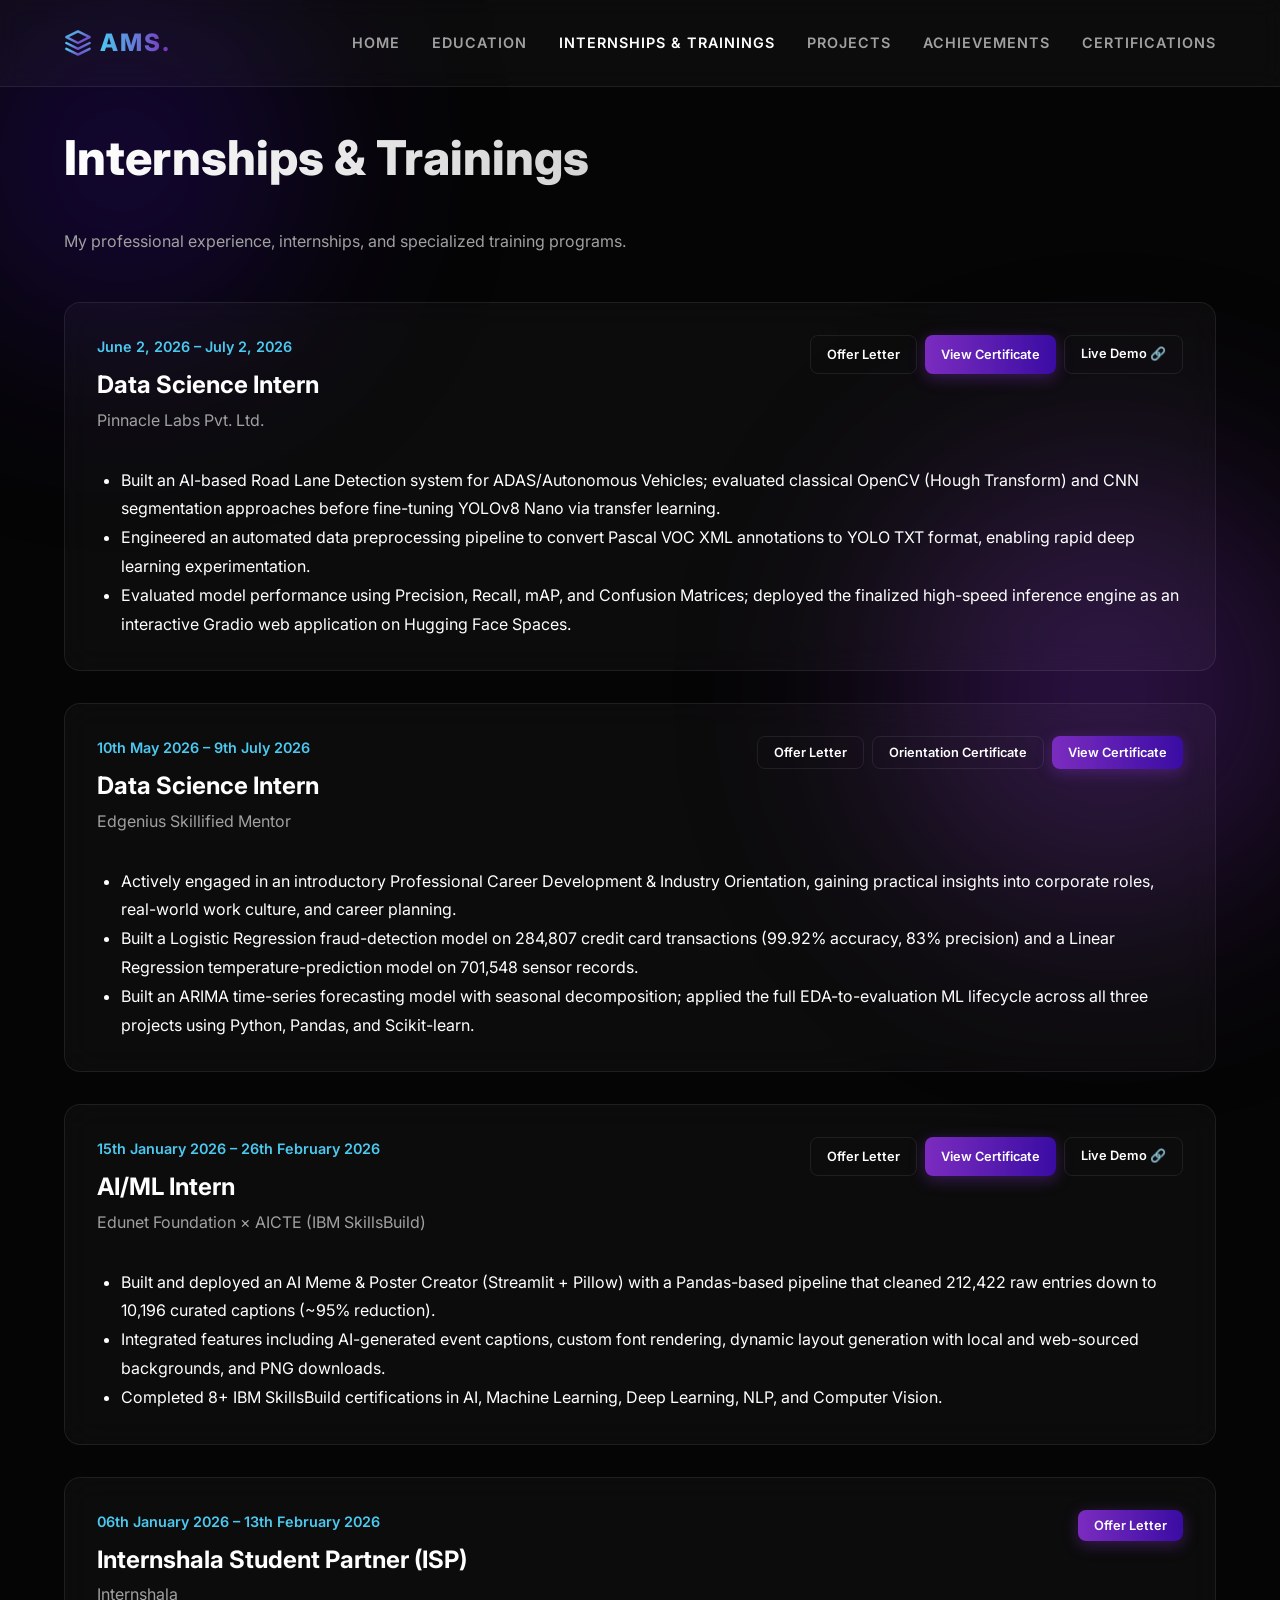
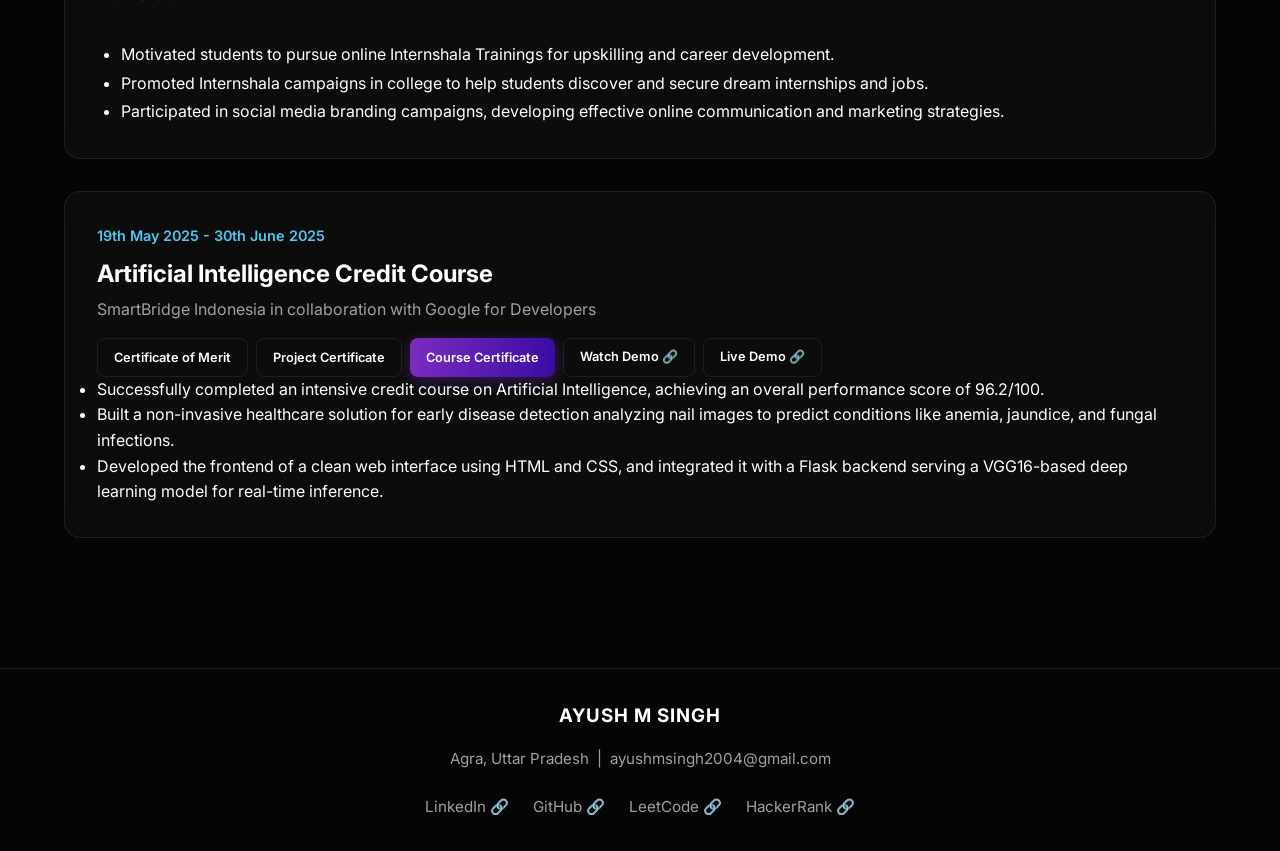
<file: experience.html>
<!DOCTYPE html>
<html lang="en">
<head>
    <meta charset="UTF-8">
    <meta name="viewport" content="width=device-width, initial-scale=1.0">
    <title>Ayush | Internships & Trainings</title>
    <meta name="description" content="Internships and Trainings completed by Ayush.">
    <link rel="stylesheet" href="styles.css">
</head>
<body>
    <nav>
        <a href="index.html" class="logo">
            <svg width="28" height="28" viewBox="0 0 24 24" fill="none" stroke="url(#logo-grad)" stroke-width="2" stroke-linecap="round" stroke-linejoin="round">
                <defs>
                    <linearGradient id="logo-grad" x1="0%" y1="0%" x2="100%" y2="100%">
                        <stop offset="0%" stop-color="#4cc9f0" />
                        <stop offset="100%" stop-color="#7b2cbf" />
                    </linearGradient>
                </defs>
                <polygon points="12 2 2 7 12 12 22 7 12 2"></polygon>
                <polyline points="2 17 12 22 22 17"></polyline>
                <polyline points="2 12 12 17 22 12"></polyline>
            </svg>
            <span class="logo-text" style="letter-spacing: 2px;">AMS.</span>
        </a>
        <ul class="nav-links">
            <li><a href="index.html">Home</a></li>
            <li><a href="education.html">Education</a></li>
            <li><a href="experience.html">Internships & Trainings</a></li>
            <li><a href="projects.html">Projects</a></li>
            <li><a href="achievements.html">Achievements</a></li>
            <li><a href="certifications.html">Certifications</a></li>
        </ul>
    </nav>

    <main>
        <h1 class="page-title fade-in">Internships & Trainings</h1>
        <p class="fade-in" style="color: var(--text-secondary); margin-bottom: 3rem;">
            My professional experience, internships, and specialized training programs.
        </p>

        <div class="grid-container" style="display: flex; flex-direction: column; gap: 2rem;">
            <!-- Pinnacle Labs Internship -->
            <div class="glass-card fade-in">
                <div style="display: flex; justify-content: space-between; align-items: flex-start; flex-wrap: wrap;">
                    <div>
                        <div class="item-meta">June 2, 2026 &ndash; July 2, 2026</div>
                        <h3 style="margin-bottom: 0.2rem; font-size: 1.5rem;">Data Science Intern</h3>
                        <h4 style="color: var(--text-secondary); font-weight: 400; margin-bottom: 1rem;">Pinnacle Labs Pvt. Ltd.</h4>
                    </div>
                    <div class="card-actions" style="margin-top: 0; display: flex; gap: 0.5rem; flex-wrap: wrap;">
                        <button onclick="openModal('assets/pinnacle-offer.pdf', 'pdf')" class="btn btn-outline" style="font-size: 0.8rem; padding: 0.5rem 1rem;">Offer Letter</button>
                        <button onclick="openModal('assets/pinnacle-completion.pdf', 'pdf')" class="btn btn-primary" style="font-size: 0.8rem; padding: 0.5rem 1rem;">View Certificate</button>
                        <a href="https://ayushmsingh2004-lane-detection-project.hf.space/" target="_blank" class="btn btn-outline" style="font-size: 0.8rem; padding: 0.5rem 1rem;">Live Demo 🔗</a>
                    </div>
                </div>
                
                <ul style="color: var(--text-primary); margin-left: 1.5rem; margin-top: 1rem; line-height: 1.8;">
                    <li>Built an AI-based Road Lane Detection system for ADAS/Autonomous Vehicles; evaluated classical OpenCV (Hough Transform) and CNN segmentation approaches before fine-tuning YOLOv8 Nano via transfer learning.</li>
                    <li>Engineered an automated data preprocessing pipeline to convert Pascal VOC XML annotations to YOLO TXT format, enabling rapid deep learning experimentation.</li>
                    <li>Evaluated model performance using Precision, Recall, mAP, and Confusion Matrices; deployed the finalized high-speed inference engine as an interactive Gradio web application on Hugging Face Spaces.</li>
                </ul>
            </div>
            <!-- Data Science Internship -->
            <div class="glass-card fade-in">
                <div style="display: flex; justify-content: space-between; align-items: flex-start; flex-wrap: wrap;">
                    <div>
                        <div class="item-meta">10th May 2026 &ndash; 9th July 2026</div>
                        <h3 style="margin-bottom: 0.2rem; font-size: 1.5rem;">Data Science Intern</h3>
                        <h4 style="color: var(--text-secondary); font-weight: 400; margin-bottom: 1rem;">Edgenius Skillified Mentor</h4>
                    </div>
                    <div class="card-actions" style="margin-top: 0; display: flex; gap: 0.5rem; flex-wrap: wrap;">
                        <button onclick="openModal('assets/skillfied-offer.pdf', 'pdf')" class="btn btn-outline" style="font-size: 0.8rem; padding: 0.5rem 1rem;">Offer Letter</button>
                        <button onclick="openModal('assets/skillfied-exposure.pdf', 'pdf')" class="btn btn-outline" style="font-size: 0.8rem; padding: 0.5rem 1rem;">Orientation Certificate</button>
                        <button onclick="openModal('assets/skillfied-internship.pdf', 'pdf')" class="btn btn-primary" style="font-size: 0.8rem; padding: 0.5rem 1rem;">View Certificate</button>
                    </div>
                </div>
                
                <ul style="color: var(--text-primary); margin-left: 1.5rem; margin-top: 1rem; line-height: 1.8;">
                    <li>Actively engaged in an introductory Professional Career Development & Industry Orientation, gaining practical insights into corporate roles, real-world work culture, and career planning.</li>
                    <li>Built a Logistic Regression fraud-detection model on 284,807 credit card transactions (99.92% accuracy, 83% precision) and a Linear Regression temperature-prediction model on 701,548 sensor records.</li>
                    <li>Built an ARIMA time-series forecasting model with seasonal decomposition; applied the full EDA-to-evaluation ML lifecycle across all three projects using Python, Pandas, and Scikit-learn.</li>
                </ul>
            </div>

            <!-- Edunet Foundation - AI & ML Internship -->
            <div class="glass-card fade-in">
                <div style="display: flex; justify-content: space-between; align-items: flex-start; flex-wrap: wrap;">
                    <div>
                        <div class="item-meta">15th January 2026 &ndash; 26th February 2026</div>
                        <h3 style="margin-bottom: 0.2rem; font-size: 1.5rem;">AI/ML Intern</h3>
                        <h4 style="color: var(--text-secondary); font-weight: 400; margin-bottom: 1rem;">Edunet Foundation &times; AICTE (IBM SkillsBuild)</h4>
                    </div>
                    <div class="card-actions" style="margin-top: 0; display: flex; gap: 0.5rem; flex-wrap: wrap;">
                        <button onclick="openModal('assets/edunet-offer.pdf', 'pdf')" class="btn btn-outline" style="font-size: 0.8rem; padding: 0.5rem 1rem;">Offer Letter</button>
                        <button onclick="openModal('assets/edunet-completion.pdf', 'pdf')" class="btn btn-primary" style="font-size: 0.8rem; padding: 0.5rem 1rem;">View Certificate</button>
                        <a href="https://ai-meme-and-poster-creater-vdwoqjmywzfkn49iykywio.streamlit.app/" target="_blank" class="btn btn-outline" style="font-size: 0.8rem; padding: 0.5rem 1rem;">Live Demo 🔗</a>
                    </div>
                </div>
                
                <ul style="color: var(--text-primary); margin-left: 1.5rem; margin-top: 1rem; line-height: 1.8;">
                    <li>Built and deployed an AI Meme & Poster Creator (Streamlit + Pillow) with a Pandas-based pipeline that cleaned 212,422 raw entries down to 10,196 curated captions (~95% reduction).</li>
                    <li>Integrated features including AI-generated event captions, custom font rendering, dynamic layout generation with local and web-sourced backgrounds, and PNG downloads.</li>
                    <li>Completed 8+ IBM SkillsBuild certifications in AI, Machine Learning, Deep Learning, NLP, and Computer Vision.</li>
                </ul>
            </div>

            <!-- Internshala Student Partner -->
            <div class="glass-card fade-in">
                <div style="display: flex; justify-content: space-between; align-items: flex-start; flex-wrap: wrap;">
                    <div>
                        <div class="item-meta">06th January 2026 &ndash; 13th February 2026</div>
                        <h3 style="margin-bottom: 0.2rem; font-size: 1.5rem;">Internshala Student Partner (ISP)</h3>
                        <h4 style="color: var(--text-secondary); font-weight: 400; margin-bottom: 1rem;">Internshala</h4>
                    </div>
                    <div class="card-actions" style="margin-top: 0; display: flex; gap: 0.5rem; flex-wrap: wrap;">
                        <button onclick="openModal('assets/internshala-offer.pdf', 'pdf')" class="btn btn-primary" style="font-size: 0.8rem; padding: 0.5rem 1rem;">Offer Letter</button>
                    </div>
                </div>
                
                <ul style="color: var(--text-primary); margin-left: 1.5rem; margin-top: 1rem; line-height: 1.8;">
                    <li>Motivated students to pursue online Internshala Trainings for upskilling and career development.</li>
                    <li>Promoted Internshala campaigns in college to help students discover and secure dream internships and jobs.</li>
                    <li>Participated in social media branding campaigns, developing effective online communication and marketing strategies.</li>
                </ul>
            </div>

            <!-- SmartBridge - Artificial Intelligence Course -->
            <div class="glass-card fade-in">
                <div style="display: flex; justify-content: space-between; align-items: flex-start; flex-wrap: wrap;">
                    <div>
                        <div class="item-meta">19th May 2025 - 30th June 2025</div>
                        <h3 style="margin-bottom: 0.2rem; font-size: 1.5rem;">Artificial Intelligence Credit Course</h3>
                        <h4 style="color: var(--text-secondary); font-weight: 400; margin-bottom: 1rem;">SmartBridge Indonesia in collaboration with Google for Developers</h4>
                    </div>
                    <div class="card-actions" style="margin-top: 0; display: flex; gap: 0.5rem; flex-wrap: wrap;">
                        <button onclick="openModal('assets/smartbridge-merit.pdf', 'pdf')" class="btn btn-outline" style="font-size: 0.8rem; padding: 0.5rem 1rem;">Certificate of Merit</button>
                        <button onclick="openModal('assets/smartbridge-project.pdf', 'pdf')" class="btn btn-outline" style="font-size: 0.8rem; padding: 0.5rem 1rem;">Project Certificate</button>
                        <button onclick="openModal('assets/smartbridge-completion.pdf', 'pdf')" class="btn btn-primary" style="font-size: 0.8rem; padding: 0.5rem 1rem;">Course Certificate</button>
                        <a href="https://youtu.be/k71xUDj2Efo" target="_blank" class="btn btn-outline" style="font-size: 0.8rem; padding: 0.5rem 1rem;">Watch Demo 🔗</a>
                        <a href="https://early-disease-prediction-on-human-nails-fozv.onrender.com/" target="_blank" class="btn btn-outline" style="font-size: 0.8rem; padding: 0.5rem 1rem;">Live Demo 🔗</a>
                    </div>
                </div>
                <ul class="task-list">
                    <li>Successfully completed an intensive credit course on Artificial Intelligence, achieving an overall performance score of 96.2/100.</li>
                    <li>Built a non-invasive healthcare solution for early disease detection analyzing nail images to predict conditions like anemia, jaundice, and fungal infections.</li>
                    <li>Developed the frontend of a clean web interface using HTML and CSS, and integrated it with a Flask backend serving a VGG16-based deep learning model for real-time inference.</li>
                </ul>
            </div>
        </div>

        <!-- Certificate Modal -->
        <div id="certModal" class="modal" onclick="if(event.target === this) closeModal()">
            <span class="close-modal" onclick="closeModal()">&times;</span>
            <img class="modal-content" id="certImage">
            <iframe class="modal-content" id="certPdf" style="display: none; width: 80vw; height: 85vh; border: none; background: white;"></iframe>
        </div>

        <style>
            .modal {
                display: none;
                position: fixed;
                z-index: 2000;
                left: 0;
                top: 0;
                width: 100%;
                height: 100%;
                background-color: rgba(0, 0, 0, 0.85);
                backdrop-filter: blur(8px);
                opacity: 0;
                transition: opacity 0.3s ease;
            }
            .modal.show {
                display: flex;
                opacity: 1;
                justify-content: center;
                align-items: center;
            }
            .modal-content {
                max-width: 90%;
                max-height: 90vh;
                border-radius: 12px;
                box-shadow: 0 10px 40px rgba(0, 0, 0, 0.5);
                border: 1px solid var(--glass-border);
            }
            .close-modal {
                position: absolute;
                top: 20px;
                right: 40px;
                color: #fff;
                font-size: 40px;
                font-weight: bold;
                cursor: pointer;
                transition: color 0.3s;
                z-index: 2001;
            }
            .close-modal:hover {
                color: var(--accent-3);
            }
        </style>

        <script>
            function openModal(fileSrc, type = 'image') {
                const modal = document.getElementById('certModal');
                const img = document.getElementById('certImage');
                const pdf = document.getElementById('certPdf');
                
                if (type === 'pdf') {
                    img.style.display = 'none';
                    pdf.style.display = 'block';
                    pdf.src = fileSrc;
                } else {
                    pdf.style.display = 'none';
                    img.style.display = 'block';
                    img.src = fileSrc;
                }
                modal.classList.add('show');
            }
            
            function closeModal() {
                const modal = document.getElementById('certModal');
                modal.classList.remove('show');
                document.getElementById('certPdf').src = ''; // clear iframe
            }
        </script>
    </main>

    
    <footer style="margin-top: 5rem; padding-top: 2rem; border-top: 1px solid rgba(255,255,255,0.1); text-align: center; color: var(--text-secondary); padding-bottom: 2rem;">
        <h3 style="color: var(--text-primary); margin-bottom: 1rem; letter-spacing: 1px;">AYUSH M SINGH</h3>
        <p style="margin-bottom: 0.5rem; font-size: 0.95rem;">Agra, Uttar Pradesh &nbsp;|&nbsp; <a href="mailto:ayushmsingh2004@gmail.com" style="color: var(--primary-color); text-decoration: none;">ayushmsingh2004@gmail.com</a></p>
        <div style="display: flex; justify-content: center; gap: 1.5rem; margin-top: 1.5rem; font-size: 0.95rem; flex-wrap: wrap;">
            <a href="https://www.linkedin.com/in/ayush-m-singh-31b403370" target="_blank" style="color: var(--text-secondary); text-decoration: none;" onmouseover="this.style.color='var(--primary-color)'" onmouseout="this.style.color='var(--text-secondary)'">LinkedIn 🔗</a>
            <a href="https://github.com/AYUSHMSINGH2004" target="_blank" style="color: var(--text-secondary); text-decoration: none;" onmouseover="this.style.color='var(--primary-color)'" onmouseout="this.style.color='var(--text-secondary)'">GitHub 🔗</a>
            <a href="https://leetcode.com/u/AYUSHMSINGH2004/" target="_blank" style="color: var(--text-secondary); text-decoration: none;" onmouseover="this.style.color='var(--primary-color)'" onmouseout="this.style.color='var(--text-secondary)'">LeetCode 🔗</a>
            <a href="https://www.hackerrank.com/profile/ayushmsingh2004" target="_blank" style="color: var(--text-secondary); text-decoration: none;" onmouseover="this.style.color='var(--primary-color)'" onmouseout="this.style.color='var(--text-secondary)'">HackerRank 🔗</a>
        </div>
    </footer>
    <script src="script.js"></script>
</body>
</html>
</file>
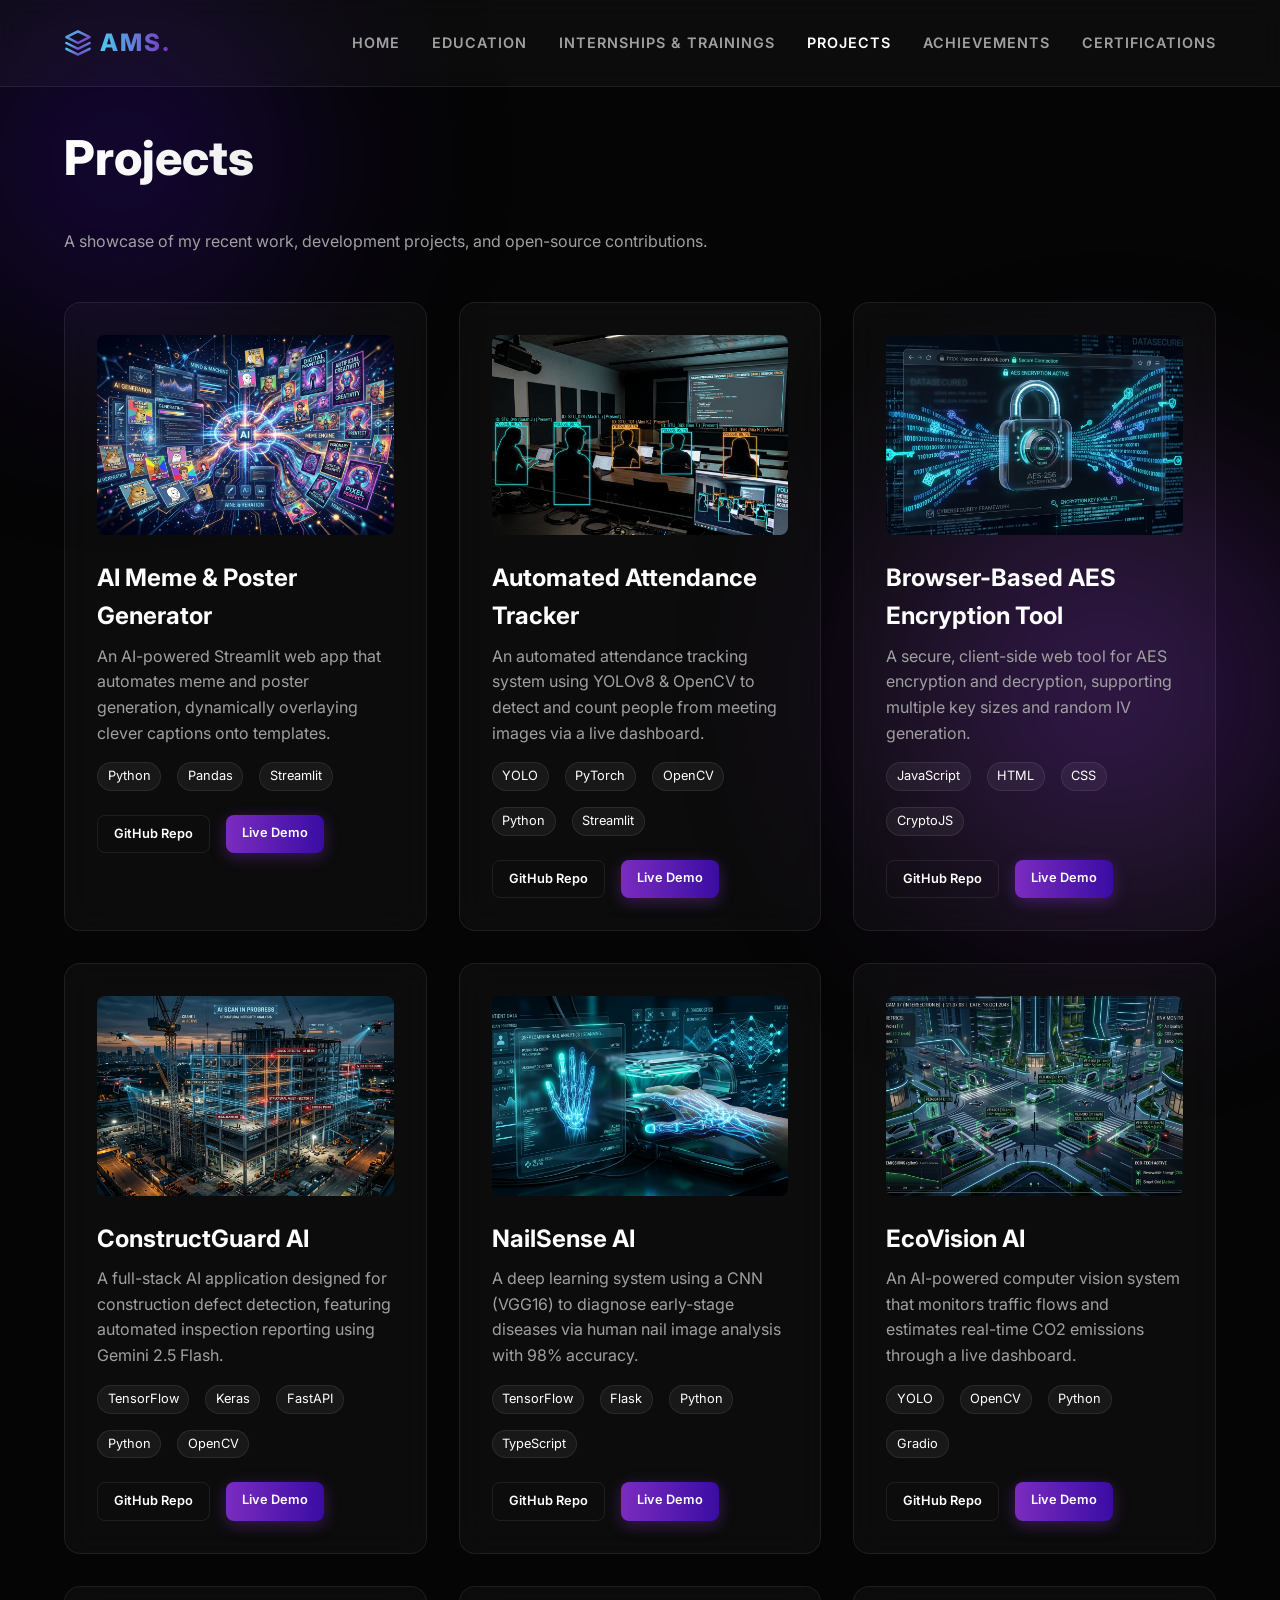
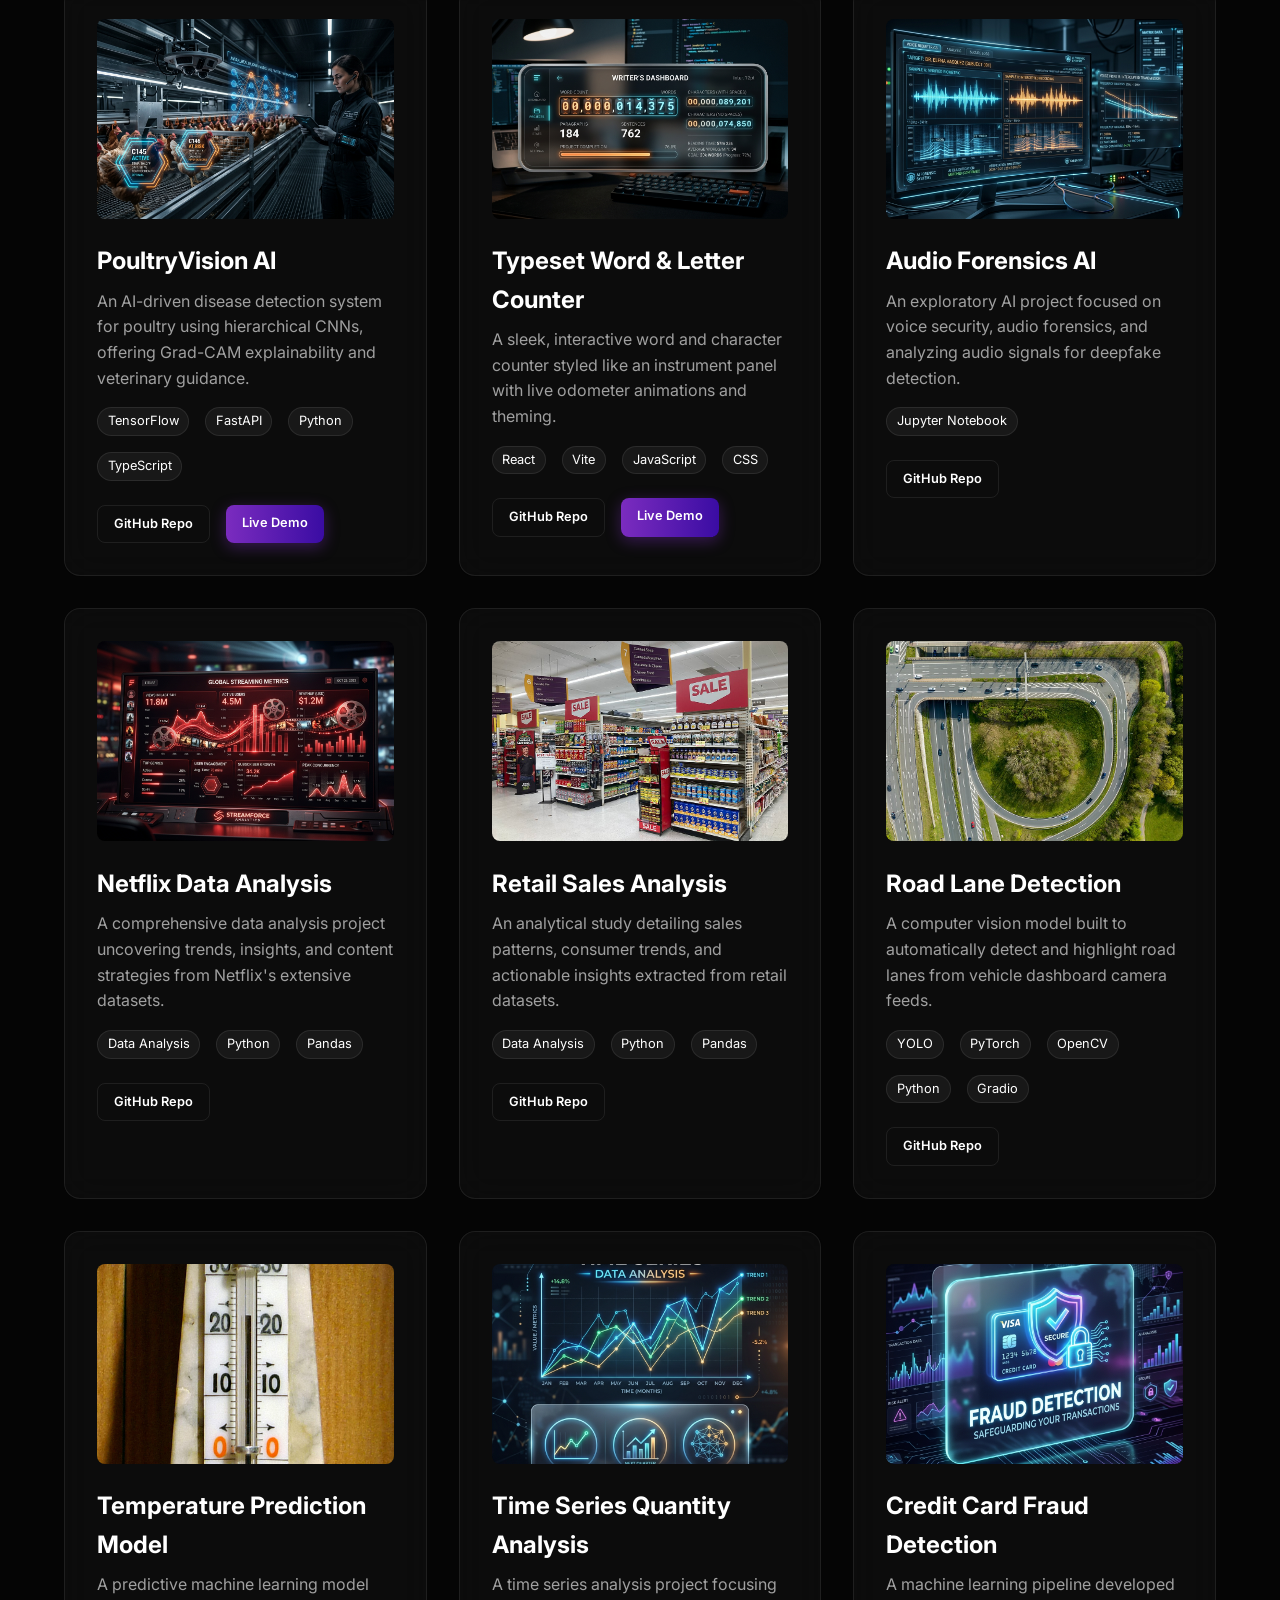
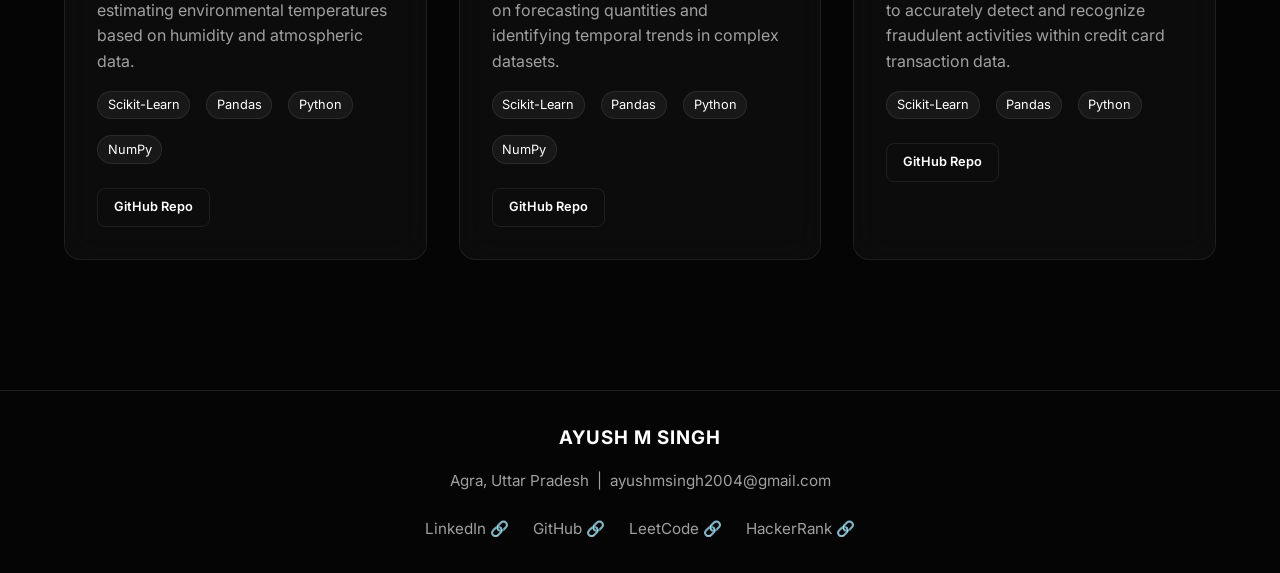
<file: projects.html>
<!DOCTYPE html>
<html lang="en">
<head>
    <meta charset="UTF-8">
    <meta name="viewport" content="width=device-width, initial-scale=1.0">
    <title>Ayush | Projects</title>
    <meta name="description" content="Portfolio projects by Ayush.">
    <link rel="stylesheet" href="styles.css">
</head>
<body>
    <nav>
        <a href="index.html" class="logo">
            <svg width="28" height="28" viewBox="0 0 24 24" fill="none" stroke="url(#logo-grad)" stroke-width="2" stroke-linecap="round" stroke-linejoin="round">
                <defs>
                    <linearGradient id="logo-grad" x1="0%" y1="0%" x2="100%" y2="100%">
                        <stop offset="0%" stop-color="#4cc9f0" />
                        <stop offset="100%" stop-color="#7b2cbf" />
                    </linearGradient>
                </defs>
                <polygon points="12 2 2 7 12 12 22 7 12 2"></polygon>
                <polyline points="2 17 12 22 22 17"></polyline>
                <polyline points="2 12 12 17 22 12"></polyline>
            </svg>
            <span class="logo-text" style="letter-spacing: 2px;">AMS.</span>
        </a>
        <ul class="nav-links">
            <li><a href="index.html">Home</a></li>
            <li><a href="education.html">Education</a></li>
            <li><a href="experience.html">Internships & Trainings</a></li>
            <li><a href="projects.html">Projects</a></li>
            <li><a href="achievements.html">Achievements</a></li>
            <li><a href="certifications.html">Certifications</a></li>
        </ul>
    </nav>

    <main>
        <h1 class="page-title fade-in">Projects</h1>
        <p class="fade-in" style="color: var(--text-secondary); margin-bottom: 3rem;">
            A showcase of my recent work, development projects, and open-source contributions.
        </p>

        <div class="grid-container">
            <!-- Project 1 -->
            <div class="glass-card fade-in">
                <img src="assets/ai_meme_poster.jpg" alt="AI Meme and Poster Creater" class="project-image">
                <h3 style="margin-bottom: 0.5rem; font-size: 1.5rem;">AI Meme & Poster Generator</h3>
                <p style="color: var(--text-secondary); margin-bottom: 1rem;">An AI-powered Streamlit web app that automates meme and poster generation, dynamically overlaying clever captions onto templates.</p>
                <div class="skills-container" style="margin-bottom: 1.5rem; margin-top: 0;">
                    <span class="skill-tag" style="padding: 0.2rem 0.6rem; font-size: 0.8rem;">Python</span>
                    <span class="skill-tag" style="padding: 0.2rem 0.6rem; font-size: 0.8rem;">Pandas</span>
                    <span class="skill-tag" style="padding: 0.2rem 0.6rem; font-size: 0.8rem;">Streamlit</span>
                </div>
                <div class="card-actions">
                    <a href="https://github.com/AYUSHMSINGH2004/AI-Meme-and-Poster-Creater" target="_blank" class="btn btn-outline" style="font-size: 0.8rem; padding: 0.5rem 1rem;">GitHub Repo</a>
                    <a href="https://ai-meme-and-poster-creater-vdwoqjmywzfkn49iykywio.streamlit.app/" target="_blank" class="btn btn-primary" style="font-size: 0.8rem; padding: 0.5rem 1rem;">Live Demo</a>
                </div>
            </div>

            <!-- Project 2 -->
            <div class="glass-card fade-in">
                <img src="assets/attendance_tracker.jpg" alt="Attendance Tracker" class="project-image">
                <h3 style="margin-bottom: 0.5rem; font-size: 1.5rem;">Automated Attendance Tracker</h3>
                <p style="color: var(--text-secondary); margin-bottom: 1rem;">An automated attendance tracking system using YOLOv8 & OpenCV to detect and count people from meeting images via a live dashboard.</p>
                <div class="skills-container" style="margin-bottom: 1.5rem; margin-top: 0;">
                    <span class="skill-tag" style="padding: 0.2rem 0.6rem; font-size: 0.8rem;">YOLO</span>
                    <span class="skill-tag" style="padding: 0.2rem 0.6rem; font-size: 0.8rem;">PyTorch</span>
                    <span class="skill-tag" style="padding: 0.2rem 0.6rem; font-size: 0.8rem;">OpenCV</span>
                    <span class="skill-tag" style="padding: 0.2rem 0.6rem; font-size: 0.8rem;">Python</span>
                    <span class="skill-tag" style="padding: 0.2rem 0.6rem; font-size: 0.8rem;">Streamlit</span>
                </div>
                <div class="card-actions">
                    <a href="https://github.com/AYUSHMSINGH2004/Attendance-Tracker" target="_blank" class="btn btn-outline" style="font-size: 0.8rem; padding: 0.5rem 1rem;">GitHub Repo</a>
                    <a href="https://attendance-tracker-qtjbpju7v5jjsapptpnrxtw.streamlit.app/" target="_blank" class="btn btn-primary" style="font-size: 0.8rem; padding: 0.5rem 1rem;">Live Demo</a>
                </div>
            </div>

            <!-- Project 3 -->
            <div class="glass-card fade-in">
                <img src="assets/aes_encryption.jpg" alt="Browser-Based AES Encryption" class="project-image">
                <h3 style="margin-bottom: 0.5rem; font-size: 1.5rem;">Browser-Based AES Encryption Tool</h3>
                <p style="color: var(--text-secondary); margin-bottom: 1rem;">A secure, client-side web tool for AES encryption and decryption, supporting multiple key sizes and random IV generation.</p>
                <div class="skills-container" style="margin-bottom: 1.5rem; margin-top: 0;">
                    <span class="skill-tag" style="padding: 0.2rem 0.6rem; font-size: 0.8rem;">JavaScript</span>
                    <span class="skill-tag" style="padding: 0.2rem 0.6rem; font-size: 0.8rem;">HTML</span>
                    <span class="skill-tag" style="padding: 0.2rem 0.6rem; font-size: 0.8rem;">CSS</span>
                    <span class="skill-tag" style="padding: 0.2rem 0.6rem; font-size: 0.8rem;">CryptoJS</span>
                </div>
                <div class="card-actions">
                    <a href="https://github.com/AYUSHMSINGH2004/Browser-Based-AES-Encryption-and-Decryption-Tool-using-CryptoJS" target="_blank" class="btn btn-outline" style="font-size: 0.8rem; padding: 0.5rem 1rem;">GitHub Repo</a>
                    <a href="https://browser-based-aes-encrypt-and-decrypt.netlify.app/" target="_blank" class="btn btn-primary" style="font-size: 0.8rem; padding: 0.5rem 1rem;">Live Demo</a>
                </div>
            </div>

            <!-- Project 4 -->
            <div class="glass-card fade-in">
                <img src="assets/constructguard_ai.jpg" alt="ConstructGuard AI" class="project-image">
                <h3 style="margin-bottom: 0.5rem; font-size: 1.5rem;">ConstructGuard AI</h3>
                <p style="color: var(--text-secondary); margin-bottom: 1rem;">A full-stack AI application designed for construction defect detection, featuring automated inspection reporting using Gemini 2.5 Flash.</p>
                <div class="skills-container" style="margin-bottom: 1.5rem; margin-top: 0;">
                    <span class="skill-tag" style="padding: 0.2rem 0.6rem; font-size: 0.8rem;">TensorFlow</span>
                    <span class="skill-tag" style="padding: 0.2rem 0.6rem; font-size: 0.8rem;">Keras</span>
                    <span class="skill-tag" style="padding: 0.2rem 0.6rem; font-size: 0.8rem;">FastAPI</span>
                    <span class="skill-tag" style="padding: 0.2rem 0.6rem; font-size: 0.8rem;">Python</span>
                    <span class="skill-tag" style="padding: 0.2rem 0.6rem; font-size: 0.8rem;">OpenCV</span>
                </div>
                <div class="card-actions">
                    <a href="https://github.com/AYUSHMSINGH2004/ConstructGuard-AI" target="_blank" class="btn btn-outline" style="font-size: 0.8rem; padding: 0.5rem 1rem;">GitHub Repo</a>
                    <a href="https://0cb1d45e.constructguard-ai.pages.dev/" target="_blank" class="btn btn-primary" style="font-size: 0.8rem; padding: 0.5rem 1rem;">Live Demo</a>
                </div>
            </div>

            <!-- Project 5 -->
            <div class="glass-card fade-in">
                <img src="assets/early_disease_diagnosis.jpg" alt="NailSense AI" class="project-image">
                <h3 style="margin-bottom: 0.5rem; font-size: 1.5rem;">NailSense AI</h3>
                <p style="color: var(--text-secondary); margin-bottom: 1rem;">A deep learning system using a CNN (VGG16) to diagnose early-stage diseases via human nail image analysis with 98% accuracy.</p>
                <div class="skills-container" style="margin-bottom: 1.5rem; margin-top: 0;">
                    <span class="skill-tag" style="padding: 0.2rem 0.6rem; font-size: 0.8rem;">TensorFlow</span>
                    <span class="skill-tag" style="padding: 0.2rem 0.6rem; font-size: 0.8rem;">Flask</span>
                    <span class="skill-tag" style="padding: 0.2rem 0.6rem; font-size: 0.8rem;">Python</span>
                    <span class="skill-tag" style="padding: 0.2rem 0.6rem; font-size: 0.8rem;">TypeScript</span>
                </div>
                <div class="card-actions">
                    <a href="https://github.com/AYUSHMSINGH2004/Early-Stage-Disease-Diagnosis-System-using-Deep-Learning" target="_blank" class="btn btn-outline" style="font-size: 0.8rem; padding: 0.5rem 1rem;">GitHub Repo</a>
                    <a href="https://early-disease-prediction-on-human-nails-fozv.onrender.com" target="_blank" class="btn btn-primary" style="font-size: 0.8rem; padding: 0.5rem 1rem;">Live Demo</a>
                </div>
            </div>

            <!-- Project 6 -->
            <div class="glass-card fade-in">
                <img src="assets/ecovision_ai.jpg" alt="EcoVision AI" class="project-image">
                <h3 style="margin-bottom: 0.5rem; font-size: 1.5rem;">EcoVision AI</h3>
                <p style="color: var(--text-secondary); margin-bottom: 1rem;">An AI-powered computer vision system that monitors traffic flows and estimates real-time CO2 emissions through a live dashboard.</p>
                <div class="skills-container" style="margin-bottom: 1.5rem; margin-top: 0;">
                    <span class="skill-tag" style="padding: 0.2rem 0.6rem; font-size: 0.8rem;">YOLO</span>
                    <span class="skill-tag" style="padding: 0.2rem 0.6rem; font-size: 0.8rem;">OpenCV</span>
                    <span class="skill-tag" style="padding: 0.2rem 0.6rem; font-size: 0.8rem;">Python</span>
                    <span class="skill-tag" style="padding: 0.2rem 0.6rem; font-size: 0.8rem;">Gradio</span>
                </div>
                <div class="card-actions">
                    <a href="https://github.com/AYUSHMSINGH2004/EcoVision-AI" target="_blank" class="btn btn-outline" style="font-size: 0.8rem; padding: 0.5rem 1rem;">GitHub Repo</a>
                    <a href="https://ayushmsingh2004-traffic-co2-monitor.hf.space" target="_blank" class="btn btn-primary" style="font-size: 0.8rem; padding: 0.5rem 1rem;">Live Demo</a>
                </div>
            </div>

            <!-- Project 7 -->
            <div class="glass-card fade-in">
                <img src="assets/poultryvision_ai.jpg" alt="PoultryVision AI" class="project-image">
                <h3 style="margin-bottom: 0.5rem; font-size: 1.5rem;">PoultryVision AI</h3>
                <p style="color: var(--text-secondary); margin-bottom: 1rem;">An AI-driven disease detection system for poultry using hierarchical CNNs, offering Grad-CAM explainability and veterinary guidance.</p>
                <div class="skills-container" style="margin-bottom: 1.5rem; margin-top: 0;">
                    <span class="skill-tag" style="padding: 0.2rem 0.6rem; font-size: 0.8rem;">TensorFlow</span>
                    <span class="skill-tag" style="padding: 0.2rem 0.6rem; font-size: 0.8rem;">FastAPI</span>
                    <span class="skill-tag" style="padding: 0.2rem 0.6rem; font-size: 0.8rem;">Python</span>
                    <span class="skill-tag" style="padding: 0.2rem 0.6rem; font-size: 0.8rem;">TypeScript</span>
                </div>
                <div class="card-actions">
                    <a href="https://github.com/AYUSHMSINGH2004/PoultryVision_AI" target="_blank" class="btn btn-outline" style="font-size: 0.8rem; padding: 0.5rem 1rem;">GitHub Repo</a>
                    <a href="https://poultryvisionai.netlify.app/" target="_blank" class="btn btn-primary" style="font-size: 0.8rem; padding: 0.5rem 1rem;">Live Demo</a>
                </div>
            </div>

            <!-- Project 8 -->
            <div class="glass-card fade-in">
                <img src="assets/typeset_counter.jpg" alt="Typeset Counter" class="project-image">
                <h3 style="margin-bottom: 0.5rem; font-size: 1.5rem;">Typeset Word & Letter Counter</h3>
                <p style="color: var(--text-secondary); margin-bottom: 1rem;">A sleek, interactive word and character counter styled like an instrument panel with live odometer animations and theming.</p>
                <div class="skills-container" style="margin-bottom: 1.5rem; margin-top: 0;">
                    <span class="skill-tag" style="padding: 0.2rem 0.6rem; font-size: 0.8rem;">React</span>
                    <span class="skill-tag" style="padding: 0.2rem 0.6rem; font-size: 0.8rem;">Vite</span>
                    <span class="skill-tag" style="padding: 0.2rem 0.6rem; font-size: 0.8rem;">JavaScript</span>
                    <span class="skill-tag" style="padding: 0.2rem 0.6rem; font-size: 0.8rem;">CSS</span>
                </div>
                <div class="card-actions">
                    <a href="https://github.com/AYUSHMSINGH2004/Typeset-Word-Letter-Counter" target="_blank" class="btn btn-outline" style="font-size: 0.8rem; padding: 0.5rem 1rem;">GitHub Repo</a>
                    <a href="https://typeset-word-letter-counter-git-main-ayushmsingh2004s-projects.vercel.app/" target="_blank" class="btn btn-primary" style="font-size: 0.8rem; padding: 0.5rem 1rem;">Live Demo</a>
                </div>
            </div>
            <!-- Project 9 -->
            <div class="glass-card fade-in">
                <img src="assets/audio_forensics.jpg" alt="Audio Forensics AI" class="project-image">
                <h3 style="margin-bottom: 0.5rem; font-size: 1.5rem;">Audio Forensics AI</h3>
                <p style="color: var(--text-secondary); margin-bottom: 1rem;">An exploratory AI project focused on voice security, audio forensics, and analyzing audio signals for deepfake detection.</p>
                <div class="skills-container" style="margin-bottom: 1.5rem; margin-top: 0;">
                    <span class="skill-tag" style="padding: 0.2rem 0.6rem; font-size: 0.8rem;">Jupyter Notebook</span>
                </div>
                <div class="card-actions">
                    <a href="https://github.com/AYUSHMSINGH2004/Audio-Forensics---AI-For-Voice-Security" target="_blank" class="btn btn-outline" style="font-size: 0.8rem; padding: 0.5rem 1rem;">GitHub Repo</a>
                </div>
            </div>

            <!-- Project 10 -->
            <div class="glass-card fade-in">
                <img src="assets/netflix_analysis.jpg" alt="Netflix Data Analysis" class="project-image">
                <h3 style="margin-bottom: 0.5rem; font-size: 1.5rem;">Netflix Data Analysis</h3>
                <p style="color: var(--text-secondary); margin-bottom: 1rem;">A comprehensive data analysis project uncovering trends, insights, and content strategies from Netflix's extensive datasets.</p>
                <div class="skills-container" style="margin-bottom: 1.5rem; margin-top: 0;">
                    <span class="skill-tag" style="padding: 0.2rem 0.6rem; font-size: 0.8rem;">Data Analysis</span>
                    <span class="skill-tag" style="padding: 0.2rem 0.6rem; font-size: 0.8rem;">Python</span>
                    <span class="skill-tag" style="padding: 0.2rem 0.6rem; font-size: 0.8rem;">Pandas</span>
                </div>
                <div class="card-actions">
                    <a href="https://github.com/AYUSHMSINGH2004/Netflix-Data-Analysis" target="_blank" class="btn btn-outline" style="font-size: 0.8rem; padding: 0.5rem 1rem;">GitHub Repo</a>
                </div>
            </div>

            <!-- Project 11 -->
            <div class="glass-card fade-in">
                <img src="assets/retail_sales.jpg" alt="Retail Sales Analysis" class="project-image">
                <h3 style="margin-bottom: 0.5rem; font-size: 1.5rem;">Retail Sales Analysis</h3>
                <p style="color: var(--text-secondary); margin-bottom: 1rem;">An analytical study detailing sales patterns, consumer trends, and actionable insights extracted from retail datasets.</p>
                <div class="skills-container" style="margin-bottom: 1.5rem; margin-top: 0;">
                    <span class="skill-tag" style="padding: 0.2rem 0.6rem; font-size: 0.8rem;">Data Analysis</span>
                    <span class="skill-tag" style="padding: 0.2rem 0.6rem; font-size: 0.8rem;">Python</span>
                    <span class="skill-tag" style="padding: 0.2rem 0.6rem; font-size: 0.8rem;">Pandas</span>
                </div>
                <div class="card-actions">
                    <a href="https://github.com/AYUSHMSINGH2004/Retail-Sales-Analysis-" target="_blank" class="btn btn-outline" style="font-size: 0.8rem; padding: 0.5rem 1rem;">GitHub Repo</a>
                </div>
            </div>

            <!-- Project 12 -->
            <div class="glass-card fade-in">
                <img src="assets/road_lane_detection.jpg" alt="Road Lane Detection" class="project-image">
                <h3 style="margin-bottom: 0.5rem; font-size: 1.5rem;">Road Lane Detection</h3>
                <p style="color: var(--text-secondary); margin-bottom: 1rem;">A computer vision model built to automatically detect and highlight road lanes from vehicle dashboard camera feeds.</p>
                <div class="skills-container" style="margin-bottom: 1.5rem; margin-top: 0;">
                    <span class="skill-tag" style="padding: 0.2rem 0.6rem; font-size: 0.8rem;">YOLO</span>
                    <span class="skill-tag" style="padding: 0.2rem 0.6rem; font-size: 0.8rem;">PyTorch</span>
                    <span class="skill-tag" style="padding: 0.2rem 0.6rem; font-size: 0.8rem;">OpenCV</span>
                    <span class="skill-tag" style="padding: 0.2rem 0.6rem; font-size: 0.8rem;">Python</span>
                    <span class="skill-tag" style="padding: 0.2rem 0.6rem; font-size: 0.8rem;">Gradio</span>
                </div>
                <div class="card-actions">
                    <a href="https://github.com/AYUSHMSINGH2004/Road_Lane_Detection" target="_blank" class="btn btn-outline" style="font-size: 0.8rem; padding: 0.5rem 1rem;">GitHub Repo</a>
                </div>
            </div>

            <!-- Project 13 -->
            <div class="glass-card fade-in">
                <img src="assets/temperature_prediction.jpg" alt="Temperature Prediction" class="project-image">
                <h3 style="margin-bottom: 0.5rem; font-size: 1.5rem;">Temperature Prediction Model</h3>
                <p style="color: var(--text-secondary); margin-bottom: 1rem;">A predictive machine learning model estimating environmental temperatures based on humidity and atmospheric data.</p>
                <div class="skills-container" style="margin-bottom: 1.5rem; margin-top: 0;">
                    <span class="skill-tag" style="padding: 0.2rem 0.6rem; font-size: 0.8rem;">Scikit-Learn</span>
                    <span class="skill-tag" style="padding: 0.2rem 0.6rem; font-size: 0.8rem;">Pandas</span>
                    <span class="skill-tag" style="padding: 0.2rem 0.6rem; font-size: 0.8rem;">Python</span>
                    <span class="skill-tag" style="padding: 0.2rem 0.6rem; font-size: 0.8rem;">NumPy</span>
                </div>
                <div class="card-actions">
                    <a href="https://github.com/AYUSHMSINGH2004/Temperature_Prediction" target="_blank" class="btn btn-outline" style="font-size: 0.8rem; padding: 0.5rem 1rem;">GitHub Repo</a>
                </div>
            </div>

            <!-- Project 14 -->
            <div class="glass-card fade-in">
                <img src="assets/quantity_analysis.jpg" alt="Quantity Analysis Time Series Data" class="project-image">
                <h3 style="margin-bottom: 0.5rem; font-size: 1.5rem;">Time Series Quantity Analysis</h3>
                <p style="color: var(--text-secondary); margin-bottom: 1rem;">A time series analysis project focusing on forecasting quantities and identifying temporal trends in complex datasets.</p>
                <div class="skills-container" style="margin-bottom: 1.5rem; margin-top: 0;">
                    <span class="skill-tag" style="padding: 0.2rem 0.6rem; font-size: 0.8rem;">Scikit-Learn</span>
                    <span class="skill-tag" style="padding: 0.2rem 0.6rem; font-size: 0.8rem;">Pandas</span>
                    <span class="skill-tag" style="padding: 0.2rem 0.6rem; font-size: 0.8rem;">Python</span>
                    <span class="skill-tag" style="padding: 0.2rem 0.6rem; font-size: 0.8rem;">NumPy</span>
                </div>
                <div class="card-actions">
                    <a href="https://github.com/AYUSHMSINGH2004/Quantity-Analysis-Time-Series-Data" target="_blank" class="btn btn-outline" style="font-size: 0.8rem; padding: 0.5rem 1rem;">GitHub Repo</a>
                </div>
            </div>

            <!-- Project 15 -->
            <div class="glass-card fade-in">
                <img src="assets/fraud_detection.jpg" alt="Fraudulent Credit Card Transactions" class="project-image">
                <h3 style="margin-bottom: 0.5rem; font-size: 1.5rem;">Credit Card Fraud Detection</h3>
                <p style="color: var(--text-secondary); margin-bottom: 1rem;">A machine learning pipeline developed to accurately detect and recognize fraudulent activities within credit card transaction data.</p>
                <div class="skills-container" style="margin-bottom: 1.5rem; margin-top: 0;">
                    <span class="skill-tag" style="padding: 0.2rem 0.6rem; font-size: 0.8rem;">Scikit-Learn</span>
                    <span class="skill-tag" style="padding: 0.2rem 0.6rem; font-size: 0.8rem;">Pandas</span>
                    <span class="skill-tag" style="padding: 0.2rem 0.6rem; font-size: 0.8rem;">Python</span>
                </div>
                <div class="card-actions">
                    <a href="https://github.com/AYUSHMSINGH2004/Recognize-Fraudulent-Credit-Card-Transactions" target="_blank" class="btn btn-outline" style="font-size: 0.8rem; padding: 0.5rem 1rem;">GitHub Repo</a>
                </div>
            </div>
        </div>
    </main>

    
    <footer style="margin-top: 5rem; padding-top: 2rem; border-top: 1px solid rgba(255,255,255,0.1); text-align: center; color: var(--text-secondary); padding-bottom: 2rem;">
        <h3 style="color: var(--text-primary); margin-bottom: 1rem; letter-spacing: 1px;">AYUSH M SINGH</h3>
        <p style="margin-bottom: 0.5rem; font-size: 0.95rem;">Agra, Uttar Pradesh &nbsp;|&nbsp; <a href="mailto:ayushmsingh2004@gmail.com" style="color: var(--primary-color); text-decoration: none;">ayushmsingh2004@gmail.com</a></p>
        <div style="display: flex; justify-content: center; gap: 1.5rem; margin-top: 1.5rem; font-size: 0.95rem; flex-wrap: wrap;">
            <a href="https://www.linkedin.com/in/ayush-m-singh-31b403370" target="_blank" style="color: var(--text-secondary); text-decoration: none;" onmouseover="this.style.color='var(--primary-color)'" onmouseout="this.style.color='var(--text-secondary)'">LinkedIn 🔗</a>
            <a href="https://github.com/AYUSHMSINGH2004" target="_blank" style="color: var(--text-secondary); text-decoration: none;" onmouseover="this.style.color='var(--primary-color)'" onmouseout="this.style.color='var(--text-secondary)'">GitHub 🔗</a>
            <a href="https://leetcode.com/u/AYUSHMSINGH2004/" target="_blank" style="color: var(--text-secondary); text-decoration: none;" onmouseover="this.style.color='var(--primary-color)'" onmouseout="this.style.color='var(--text-secondary)'">LeetCode 🔗</a>
            <a href="https://www.hackerrank.com/profile/ayushmsingh2004" target="_blank" style="color: var(--text-secondary); text-decoration: none;" onmouseover="this.style.color='var(--primary-color)'" onmouseout="this.style.color='var(--text-secondary)'">HackerRank 🔗</a>
        </div>
    </footer>
    <script src="script.js"></script>
</body>
</html>
</file>
<file: styles.css>
@import url('https://fonts.googleapis.com/css2?family=Inter:wght@300;400;600;800&display=swap');

:root {
    --bg-color: #050505;
    --text-primary: #ffffff;
    --text-secondary: #a0a0a0;
    --accent-1: #7b2cbf;
    --accent-2: #3a0ca3;
    --accent-3: #4cc9f0;
    --glass-bg: rgba(255, 255, 255, 0.03);
    --glass-border: rgba(255, 255, 255, 0.08);
}

* {
    margin: 0;
    padding: 0;
    box-sizing: border-box;
    font-family: 'Inter', sans-serif;
}

body {
    background-color: var(--bg-color);
    color: var(--text-primary);
    line-height: 1.6;
    overflow-x: hidden;
    position: relative;
}

/* Background Ambient Glows */
body::before, body::after {
    content: '';
    position: fixed;
    border-radius: 50%;
    filter: blur(100px);
    z-index: -1;
    opacity: 0.5;
}

body::before {
    top: -10%;
    left: -10%;
    width: 500px;
    height: 500px;
    background: radial-gradient(circle, var(--accent-2) 0%, rgba(0,0,0,0) 70%);
}

body::after {
    bottom: -10%;
    right: -10%;
    width: 600px;
    height: 600px;
    background: radial-gradient(circle, var(--accent-1) 0%, rgba(0,0,0,0) 70%);
}

/* Navigation */
nav {
    position: fixed;
    top: 0;
    width: 100%;
    padding: 1.5rem 5%;
    display: flex;
    justify-content: space-between;
    align-items: center;
    background: var(--glass-bg);
    backdrop-filter: blur(12px);
    border-bottom: 1px solid var(--glass-border);
    z-index: 1000;
}

.logo {
    display: flex;
    align-items: center;
    gap: 0.5rem;
    text-decoration: none;
}

.logo-text {
    font-weight: 800;
    font-size: 1.5rem;
    letter-spacing: 1px;
    background: linear-gradient(90deg, var(--accent-3), var(--accent-1));
    -webkit-background-clip: text;
    -webkit-text-fill-color: transparent;
}

.nav-links {
    display: flex;
    gap: 2rem;
    list-style: none;
}

.nav-links a {
    color: var(--text-secondary);
    text-decoration: none;
    font-weight: 600;
    font-size: 0.9rem;
    transition: color 0.3s ease;
    text-transform: uppercase;
    letter-spacing: 1px;
}

.nav-links a:hover, .nav-links a.active {
    color: var(--text-primary);
}

/* Page Layout */
main {
    padding: 120px 5% 50px 5%;
    max-width: 100%; /* Uses the whole space */
    margin: 0 auto;
    min-height: 100vh;
}

.page-title {
    font-size: 3rem;
    font-weight: 800;
    margin-bottom: 2rem;
    background: linear-gradient(90deg, #fff, var(--text-secondary));
    -webkit-background-clip: text;
    -webkit-text-fill-color: transparent;
}

/* Reusable Glass Card */
.glass-card {
    background: var(--glass-bg);
    backdrop-filter: blur(16px);
    border: 1px solid var(--glass-border);
    border-radius: 16px;
    padding: 2rem;
    transition: transform 0.3s ease, border-color 0.3s ease, box-shadow 0.3s ease;
}

.glass-card:hover {
    transform: translateY(-5px);
    border-color: rgba(255, 255, 255, 0.2);
    box-shadow: 0 10px 30px rgba(0, 0, 0, 0.5);
}

/* Buttons */
.btn {
    display: inline-block;
    padding: 0.8rem 1.5rem;
    border-radius: 8px;
    text-decoration: none;
    font-weight: 600;
    transition: all 0.3s ease;
    cursor: pointer;
    border: none;
}

.btn-primary {
    background: linear-gradient(90deg, var(--accent-1), var(--accent-2));
    color: white;
    box-shadow: 0 4px 15px rgba(123, 44, 191, 0.4);
}

.btn-primary:hover {
    box-shadow: 0 6px 20px rgba(123, 44, 191, 0.6);
    transform: scale(1.05);
}

.btn-outline {
    background: transparent;
    border: 1px solid var(--glass-border);
    color: var(--text-primary);
}

.btn-outline:hover {
    border-color: var(--accent-3);
    color: var(--accent-3);
}

/* Grid Layouts */
.grid-container {
    display: grid;
    grid-template-columns: repeat(auto-fill, minmax(300px, 1fr));
    gap: 2rem;
}

/* Utility Animations */
.fade-in {
    opacity: 0;
    transform: translateY(20px);
    animation: fadeIn 0.8s ease forwards;
}

@keyframes fadeIn {
    to {
        opacity: 1;
        transform: translateY(0);
    }
}

/* Home Page Specifics */
.hero-section {
    display: flex;
    align-items: center;
    justify-content: space-between;
    gap: 4rem;
    min-height: 70vh;
}

.hero-content {
    flex: 1;
}

.hero-content h1 {
    font-size: 4rem;
    line-height: 1.1;
    margin-bottom: 1rem;
}

.hero-content p {
    color: var(--text-secondary);
    font-size: 1.2rem;
    margin-bottom: 2rem;
    max-width: 800px; /* Increased to use more space */
}

.hero-image {
    flex: 1;
    display: flex;
    justify-content: flex-end;
}

.hero-image img {
    width: 350px;
    height: 350px;
    border-radius: 50%;
    object-fit: cover;
    object-position: center 15%;
    border: 3px solid var(--accent-1);
    box-shadow: 0 0 40px rgba(76, 201, 240, 0.3), 0 0 80px rgba(123, 44, 191, 0.2);
    transition: box-shadow 0.4s ease, transform 0.4s ease;
}

.hero-image img:hover {
    box-shadow: 0 0 50px rgba(76, 201, 240, 0.5), 0 0 100px rgba(123, 44, 191, 0.35);
    transform: scale(1.03);
}

.skills-container {
    display: flex;
    flex-wrap: wrap;
    gap: 1rem;
    margin-top: 2rem;
}

.skill-tag {
    background: rgba(255, 255, 255, 0.05);
    padding: 0.5rem 1rem;
    border-radius: 20px;
    font-size: 0.9rem;
    border: 1px solid var(--glass-border);
}

/* Project Card Specifics */
.project-image {
    width: 100%;
    height: 200px;
    object-fit: cover;
    border-radius: 8px;
    margin-bottom: 1rem;
}

.card-actions {
    display: flex;
    gap: 1rem;
    margin-top: 1.5rem;
}

/* Item Meta (Dates, Roles) */
.item-meta {
    color: var(--accent-3);
    font-size: 0.9rem;
    font-weight: 600;
    margin-bottom: 0.5rem;
}

/* Responsive */
@media (max-width: 768px) {
    .hero-section {
        flex-direction: column-reverse;
        text-align: center;
        padding-top: 2rem;
    }
    
    .hero-image {
        justify-content: center;
    }
    
    .nav-links {
        display: none; /* In a real app, implement a hamburger menu */
    }
}

/* Shield Badges */
.badges-container {
    display: flex;
    flex-wrap: wrap;
    gap: 8px;
    margin-bottom: 20px;
    justify-content: center;
}

.shield-badge {
    display: inline-flex;
    align-items: center;
    border-radius: 4px;
    overflow: hidden;
    font-size: 0.8rem;
    font-family: 'Verdana', 'Geneva', 'DejaVu Sans', sans-serif;
    color: white;
    box-shadow: 0 1px 3px rgba(0,0,0,0.3);
    text-shadow: 0 1px 1px rgba(0,0,0,0.5);
    transition: transform 0.2s ease;
}

.shield-badge:hover {
    transform: translateY(-2px);
}

.shield-key {
    background-color: #555;
    padding: 4px 8px;
}

.shield-val {
    padding: 4px 8px;
}

.val-blue { background-color: #007ec6; }
.val-green { background-color: #4c1; }
.val-orange { background-color: #fe7d37; }
.val-teal { background-color: #009688; }
.val-purple { background-color: #9f16d4; }
.val-red { background-color: #e05d44; }
.val-dark { background-color: #444; }
</file>
